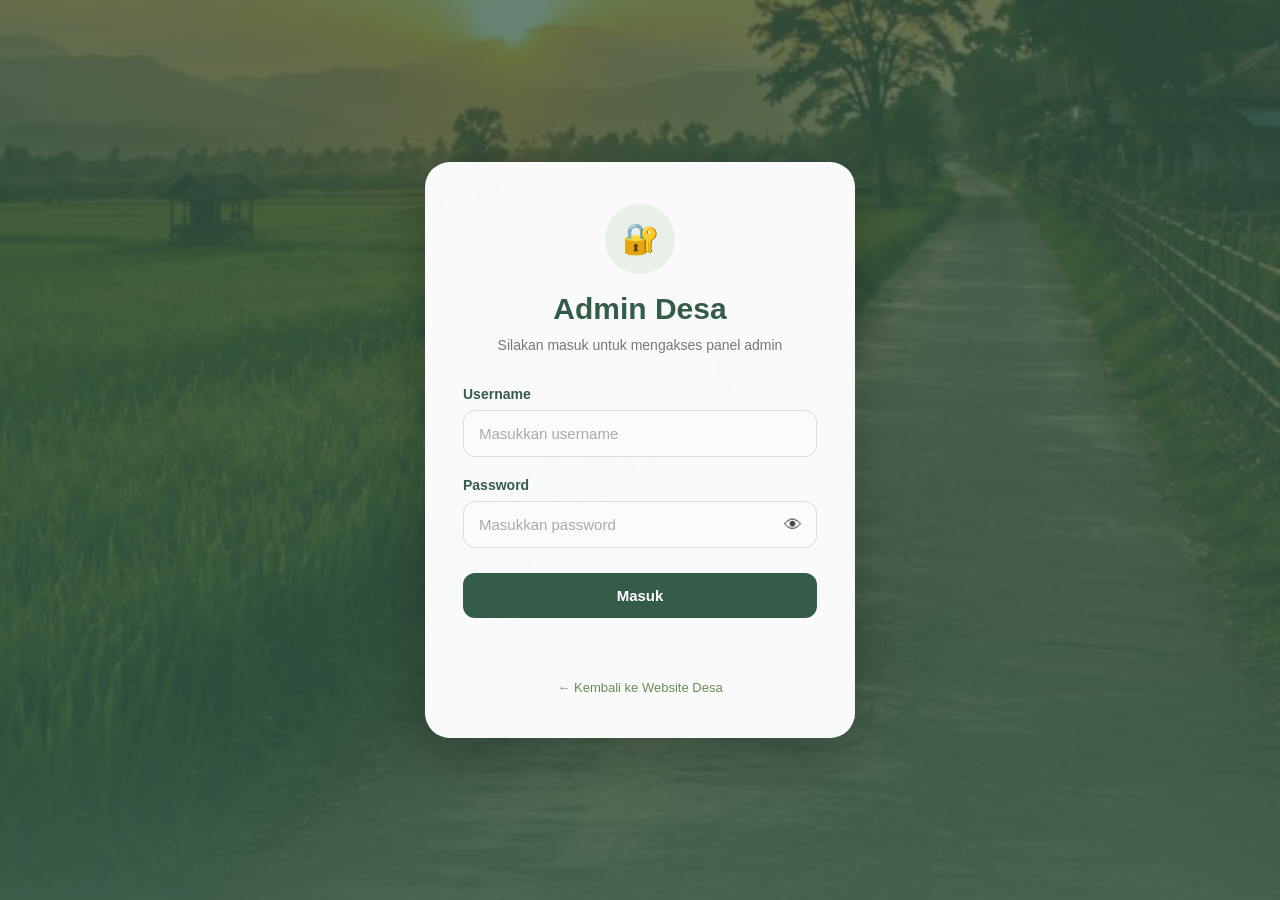
<file: admin.html>
<!DOCTYPE html>
<html lang="id">

<head>
    <meta charset="UTF-8">
    <meta name="viewport" content="width=device-width, initial-scale=1.0">

    <title>Login Admin - Website Desa</title>

    <link rel="icon" type="image/png" href="favicon.png">
    <link rel="stylesheet" href="admin.css">
</head>

<body>

    <main class="login-page">

        <div class="login-card">

            <div class="login-icon">
                🔐
            </div>

            <h1>Admin Desa</h1>

            <p class="login-subtitle">
                Silakan masuk untuk mengakses panel admin
            </p>

            <form id="loginForm">

                <div class="form-group">

                    <label for="username">
                        Username
                    </label>

                    <input
                        type="text"
                        id="username"
                        name="username"
                        placeholder="Masukkan username"
                        autocomplete="username"
                        required
                    >

                </div>


                <div class="form-group">

                    <label for="password">
                        Password
                    </label>

                    <div class="password-box">

                        <input
                            type="password"
                            id="password"
                            name="password"
                            placeholder="Masukkan password"
                            autocomplete="current-password"
                            required
                        >

                        <button
                            type="button"
                            class="show-password"
                            id="showPassword"
                            aria-label="Tampilkan password"
                        >
                            👁
                        </button>

                    </div>

                </div>


                <button
                    type="submit"
                    class="login-button"
                >
                    Masuk
                </button>


                <p
                    id="loginStatus"
                    class="login-status"
                ></p>

            </form>


            <a
                href="index.html"
                class="back-link"
            >
                ← Kembali ke Website Desa
            </a>

        </div>

    </main>


    <script>

// ==============================
// TAMPILKAN / SEMBUNYIKAN PASSWORD
// ==============================

const passwordInput = document.getElementById("password");
const showPassword = document.getElementById("showPassword");

showPassword.addEventListener("click", function () {

    if (passwordInput.type === "password") {

        passwordInput.type = "text";
        showPassword.textContent = "🙈";

    } else {

        passwordInput.type = "password";
        showPassword.textContent = "👁";

    }

});


// ==============================
// LOGIN ADMIN
// ==============================

const SCRIPT_URL = "https://script.google.com/macros/s/AKfycbw03pqlgLR-kJ0K2j-kciwQhJn6vDgWad0voFVHW7yNX9Fiwwah1rcnFhH3oQ2qlvfcyg/exec";

const loginForm = document.getElementById("loginForm");
const loginStatus = document.getElementById("loginStatus");


loginForm.addEventListener("submit", async function (event) {

    event.preventDefault();

    const username =
        document.getElementById("username").value.trim();

    const password =
        document.getElementById("password").value;


    loginStatus.textContent = "Memeriksa login...";
    loginStatus.className = "login-status loading";


    try {

        const response = await fetch(SCRIPT_URL, {

            method: "POST",

            body: new URLSearchParams({

                action: "login",
                username: username,
                password: password

            })

        });


        const result = await response.json();


        if (result.success) {

            loginStatus.textContent = "Login berhasil!";
            loginStatus.className = "login-status success";


            sessionStorage.setItem(
                "adminLoggedIn",
                "true"
            );


            setTimeout(function () {

                window.location.href = "dashboard.html";

            }, 800);


        } else {

            loginStatus.textContent =
                result.message ||
                "Username atau password salah.";

            loginStatus.className =
                "login-status error";

        }


    } catch (error) {

        console.error(error);

        loginStatus.textContent =
            "Terjadi kesalahan. Periksa koneksi atau URL Google Apps Script.";

        loginStatus.className =
            "login-status error";

    }

});

</script>

</body>

</html>
</file>
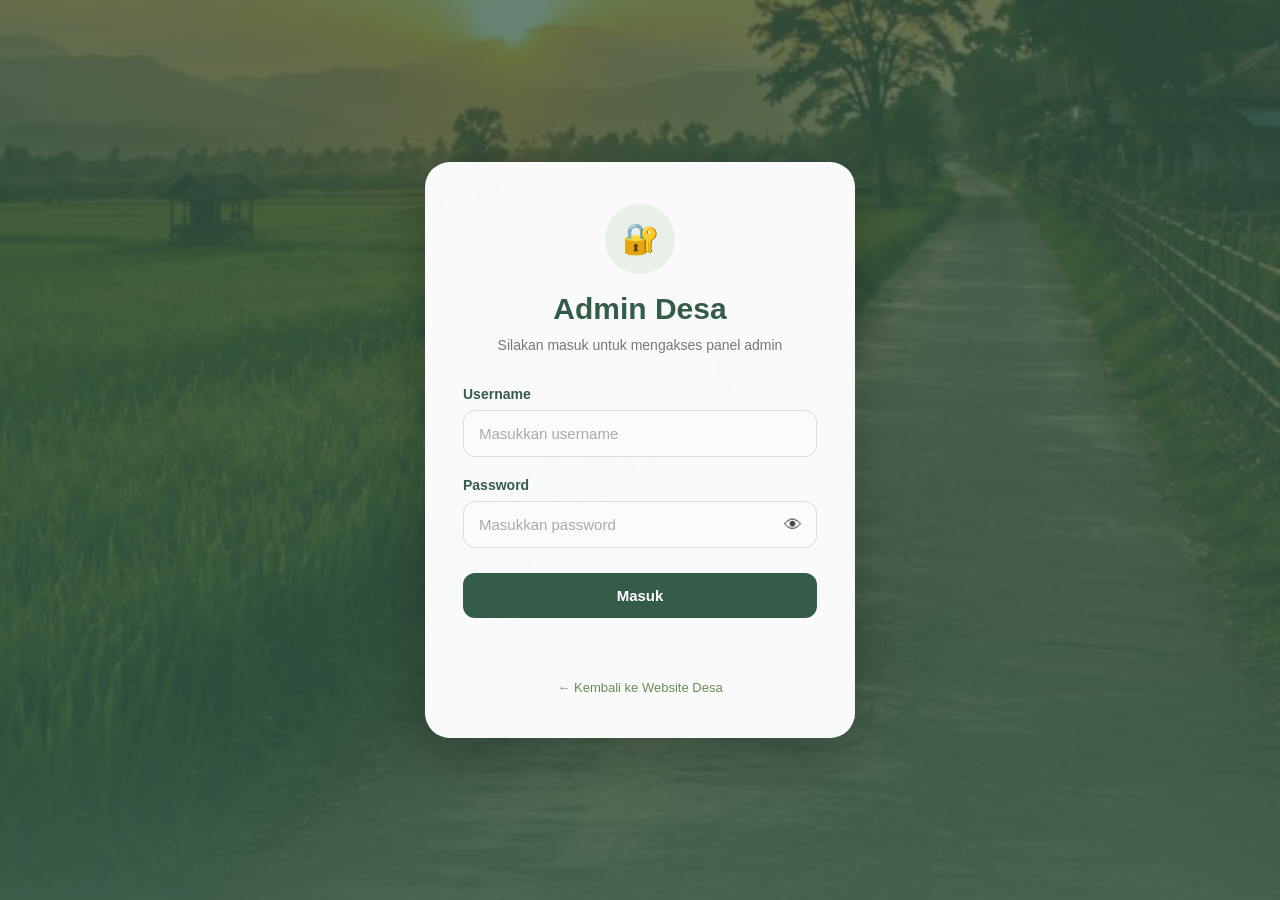
<file: dashboard.html>
<!DOCTYPE html>
<html lang="id">
<head>
    <meta charset="UTF-8">
    <meta name="viewport" content="width=device-width, initial-scale=1.0">

    <title>Dashboard Admin - Kritik & Saran</title>

    <link rel="stylesheet" href="dashboard.css">
</head>

<body>

    <!-- NAVBAR -->
    <nav class="admin-navbar">

        <div class="admin-logo">
            🌿 Desa Sepinggan Kecil
        </div>

        <div class="admin-nav-right">

            <span class="admin-name">
                👤 Admin
            </span>

            <button
                class="logout-button"
                onclick="logout()"
            >
                🚪 Logout
            </button>

        </div>

    </nav>


    <main class="dashboard">

        <!-- WELCOME -->
        <section class="welcome">

            <div class="welcome-label">
                ADMIN DASHBOARD
            </div>

            <h1>
                Selamat Datang, Admin 👋
            </h1>

            <p>
                Kelola kritik dan saran dari pengunjung
                website Desa Sepinggan Kecil.
            </p>

        </section>


        <!-- STATISTIK -->
        <section class="stats">

            <div class="stat-card">

                <div class="stat-icon">
                    💬
                </div>

                <div>
                    <p>Total Kritik & Saran</p>
                    <h2 id="totalData">0</h2>
                </div>

            </div>


            <div class="stat-card">

                <div class="stat-icon">
                    📩
                </div>

                <div>
                    <p>Belum Ditanggapi</p>
                    <h2 id="belumData">0</h2>
                </div>

            </div>


            <div class="stat-card">

                <div class="stat-icon">
                    ✅
                </div>

                <div>
                    <p>Sudah Ditanggapi</p>
                    <h2 id="sudahData">0</h2>
                </div>

            </div>

        </section>


        <!-- DATA -->
        <section class="data-section">

            <div class="section-title">

                <span>
                    DATA PENGUNJUNG
                </span>

                <div class="title-row">

                    <h2>
                        Kritik & Saran
                    </h2>

                    <button
                        class="refresh-button"
                        onclick="loadKritik()"
                    >
                        🔄 Refresh
                    </button>

                </div>

            </div>


            <div
                id="loading"
                class="loading"
            >
                🔄 Memuat data...
            </div>


            <div
                id="dataKritik"
                class="data-kritik"
            ></div>

        </section>

    </main>


    <footer>
        © 2026 Desa Sepinggan Kecil
    </footer>


    <script>

        const SCRIPT_URL =
            "https://script.google.com/macros/s/AKfycbxdCWnGt0Vtt6K4MQ3G_q5RhCI0Gqxk6K8A8Ez8gt3Cqy-0yMNk6AzlcTSQ5v8hjgJAKA/exec";


        // ==========================================
        // CEK LOGIN
        // ==========================================

        if (
            sessionStorage.getItem("adminLoggedIn") !== "true"
        ) {

            window.location.href = "admin.html";

        }


        // ==========================================
        // LOAD DATA
        // ==========================================

        function loadKritik() {

            document.getElementById(
                "loading"
            ).style.display = "block";


            document.getElementById(
                "dataKritik"
            ).innerHTML = "";


            const callbackName =
                "callbackDashboard" + Date.now();


            window[callbackName] = function(response) {

                document.getElementById(
                    "loading"
                ).style.display = "none";


                if (!response || !response.success) {

                    document.getElementById(
                        "dataKritik"
                    ).innerHTML = `

                        <div class="error-data">

                            <div class="error-icon">
                                ⚠️
                            </div>

                            <h3>
                                Gagal memuat data
                            </h3>

                            <p>
                                Periksa koneksi dan URL Google Apps Script.
                            </p>

                        </div>

                    `;

                    delete window[callbackName];

                    return;

                }


                tampilkanData(
                    response.data || []
                );


                delete window[callbackName];

            };


            const script =
                document.createElement("script");


            script.src =
                SCRIPT_URL +
                "?callback=" +
                encodeURIComponent(
                    callbackName
                );


            script.onerror = function() {

                document.getElementById(
                    "loading"
                ).style.display = "none";


                document.getElementById(
                    "dataKritik"
                ).innerHTML = `

                    <div class="error-data">

                        <div class="error-icon">
                            ⚠️
                        </div>

                        <h3>
                            Gagal terhubung
                        </h3>

                        <p>
                            Google Apps Script tidak dapat dihubungi.
                        </p>

                    </div>

                `;

                delete window[callbackName];

            };


            document.body.appendChild(script);

        }


        // ==========================================
        // TAMPILKAN DATA
        // ==========================================

        function tampilkanData(data) {

            const container =
                document.getElementById(
                    "dataKritik"
                );


            if (
                !data ||
                data.length === 0
            ) {

                document.getElementById(
                    "totalData"
                ).textContent = "0";


                document.getElementById(
                    "belumData"
                ).textContent = "0";


                document.getElementById(
                    "sudahData"
                ).textContent = "0";


                container.innerHTML = `

                    <div class="empty-data">

                        <div class="empty-icon">
                            📭
                        </div>

                        <h3>
                            Belum Ada Kritik & Saran
                        </h3>

                        <p>
                            Data dari pengunjung akan muncul di sini.
                        </p>

                    </div>

                `;

                return;

            }


            const rows = data;


            const total =
                rows.length;


            const sudah =
                rows.filter(
                    item =>
                        item.status ===
                        "Sudah Ditanggapi"
                ).length;


            const belum =
                total - sudah;


            document.getElementById(
                "totalData"
            ).textContent = total;


            document.getElementById(
                "belumData"
            ).textContent = belum;


            document.getElementById(
                "sudahData"
            ).textContent = sudah;


            container.innerHTML =
                rows.map(function(item) {

                    const sudahDitanggapi =
                        item.status ===
                        "Sudah Ditanggapi";


                    return `

                        <div class="kritik-card">

                            <div class="kritik-content">


                                <!-- HEADER CARD -->

                                <div class="kritik-header">

                                    <div>

                                        <h3>
                                            👤 ${
                                                escapeHTML(
                                                    item.nama
                                                )
                                            }
                                        </h3>


                                        <span>
                                            Kode:
                                            ${
                                                escapeHTML(
                                                    item.kode
                                                )
                                            }
                                        </span>

                                    </div>


                                    <span class="
                                        status-badge
                                        ${
                                            sudahDitanggapi
                                            ? "status-sudah"
                                            : "status-belum"
                                        }
                                    ">

                                        ${
                                            sudahDitanggapi
                                            ? "✓ Sudah Ditanggapi"
                                            : "⏳ Belum Ditanggapi"
                                        }

                                    </span>

                                </div>


                                <!-- INFORMASI -->

                                <div class="kritik-info">

                                    <p>
                                        <strong>
                                            📍 Asal:
                                        </strong>

                                        ${
                                            escapeHTML(
                                                item.asal
                                            )
                                        }
                                    </p>


                                    <p>
                                        <strong>
                                            🏷️ Kategori:
                                        </strong>

                                        ${
                                            escapeHTML(
                                                item.kategori
                                            )
                                        }
                                    </p>


                                    <p>
                                        <strong>
                                            📅 Tanggal:
                                        </strong>

                                        ${
                                            escapeHTML(
                                                item.tanggal
                                            )
                                        }
                                    </p>

                                </div>


                                <!-- SARAN -->

                                <div class="saran-box">

                                    <strong>
                                        💬 Kritik / Saran
                                    </strong>


                                    <p>
                                        ${
                                            escapeHTML(
                                                item.saran
                                            ) || "-"
                                        }
                                    </p>

                                </div>


                                <!-- TANGGAPAN -->

                                <div class="tanggapan-box">

                                    <strong>
                                        🛡️ Tanggapan Admin
                                    </strong>


                                    ${
                                        sudahDitanggapi

                                        ?

                                        `

                                        <div class="tanggapan-sudah">

                                            ${
                                                escapeHTML(
                                                    item.tanggapan
                                                )
                                            }

                                        </div>

                                        `

                                        :

                                        `

                                        <textarea
                                            id="tanggapan-${item.kode}"
                                            placeholder="Tulis tanggapan untuk pengunjung..."
                                        ></textarea>


                                        <button
                                            class="btn-tanggapan"
                                            onclick="kirimTanggapan('${item.kode}')"
                                        >
                                            💬 Simpan Tanggapan
                                        </button>

                                        `
                                    }

                                </div>


                            </div>


                            <!-- HAPUS -->

                            <div class="hapus-area">

                                <button
                                    class="btn-hapus"
                                    onclick="hapusKritik(${item.baris})"
                                >
                                    🗑️ Hapus Data
                                </button>

                            </div>

                        </div>

                    `;

                }).join("");

        }


        // ==========================================
        // KIRIM TANGGAPAN
        // ==========================================

        function kirimTanggapan(kode) {

            const textarea =
                document.getElementById(
                    "tanggapan-" + kode
                );


            if (!textarea) {

                alert(
                    "❌ Kotak tanggapan tidak ditemukan."
                );

                return;

            }


            const tanggapan =
                textarea.value.trim();


            if (!tanggapan) {

                alert(
                    "⚠️ Tanggapan belum diisi."
                );

                return;

            }


            const callbackName =
                "callbackTanggapan" +
                Date.now();


            window[callbackName] =
                function(response) {

                    if (
                        response &&
                        response.success
                    ) {

                        alert(
                            "✅ Tanggapan berhasil disimpan."
                        );


                        loadKritik();

                    } else {

                        alert(
                            "❌ Gagal menyimpan tanggapan: " +
                            (
                                response &&
                                response.message
                            ?
                                response.message
                            :
                                "Terjadi kesalahan."
                            )
                        );

                    }


                    delete window[
                        callbackName
                    ];

                };


            const script =
                document.createElement(
                    "script"
                );


            script.src =
                SCRIPT_URL +
                "?action=tanggapan" +
                "&kode=" +
                encodeURIComponent(
                    kode
                ) +
                "&tanggapan=" +
                encodeURIComponent(
                    tanggapan
                ) +
                "&callback=" +
                encodeURIComponent(
                    callbackName
                );


            script.onerror = function() {

                alert(
                    "❌ Gagal menghubungi Google Apps Script."
                );


                delete window[
                    callbackName
                ];

            };


            document.body.appendChild(
                script
            );

        }


        // ==========================================
        // HAPUS DATA
        // ==========================================

        function hapusKritik(baris) {

            const yakin =
                confirm(
                    "⚠️ Apakah kamu yakin ingin menghapus data ini?"
                );


            if (!yakin) return;


            const callbackName =
                "callbackHapus" +
                Date.now();


            window[callbackName] =
                function(response) {

                    if (
                        response &&
                        response.success
                    ) {

                        alert(
                            "🗑️ Data berhasil dihapus."
                        );


                        loadKritik();

                    } else {

                        alert(
                            "❌ Gagal menghapus data: " +
                            (
                                response &&
                                response.message
                            ?
                                response.message
                            :
                                "Terjadi kesalahan."
                            )
                        );

                    }


                    delete window[
                        callbackName
                    ];

                };


            const script =
                document.createElement(
                    "script"
                );


            script.src =
                SCRIPT_URL +
                "?action=hapus" +
                "&baris=" +
                encodeURIComponent(
                    baris
                ) +
                "&callback=" +
                encodeURIComponent(
                    callbackName
                );


            script.onerror = function() {

                alert(
                    "❌ Gagal menghubungi Google Apps Script."
                );


                delete window[
                    callbackName
                ];

            };


            document.body.appendChild(
                script
            );

        }


        // ==========================================
        // ESCAPE HTML
        // ==========================================

        function escapeHTML(text) {

            if (
                text === null ||
                text === undefined
            ) {

                return "";

            }


            return String(text)

                .replace(
                    /&/g,
                    "&amp;"
                )

                .replace(
                    /</g,
                    "&lt;"
                )

                .replace(
                    />/g,
                    "&gt;"
                )

                .replace(
                    /"/g,
                    "&quot;"
                )

                .replace(
                    /'/g,
                    "&#039;"
                );

        }


        // ==========================================
        // LOGOUT
        // ==========================================

        function logout() {

            sessionStorage.removeItem(
                "adminLoggedIn"
            );


            window.location.href =
                "admin.html";

        }


        // ==========================================
        // JALANKAN
        // ==========================================

        loadKritik();

    </script>

</body>
</html>
</file>
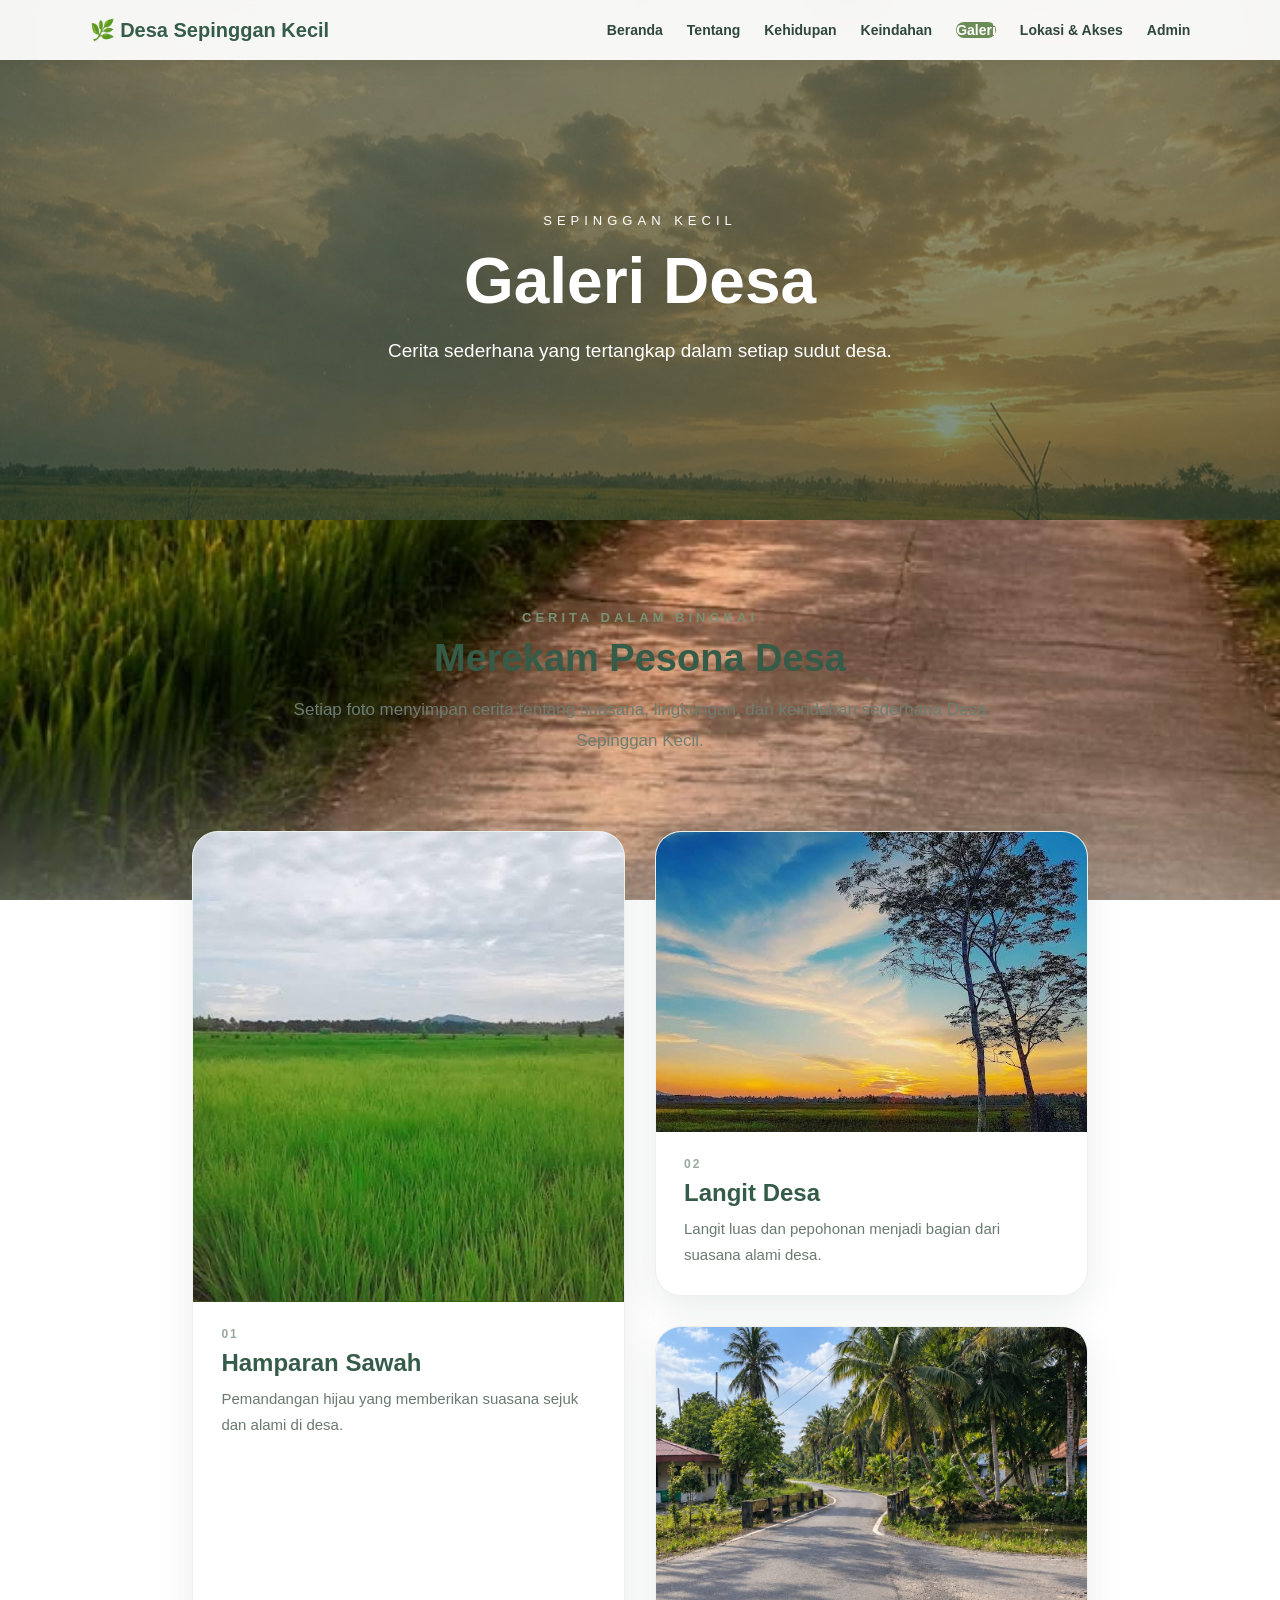
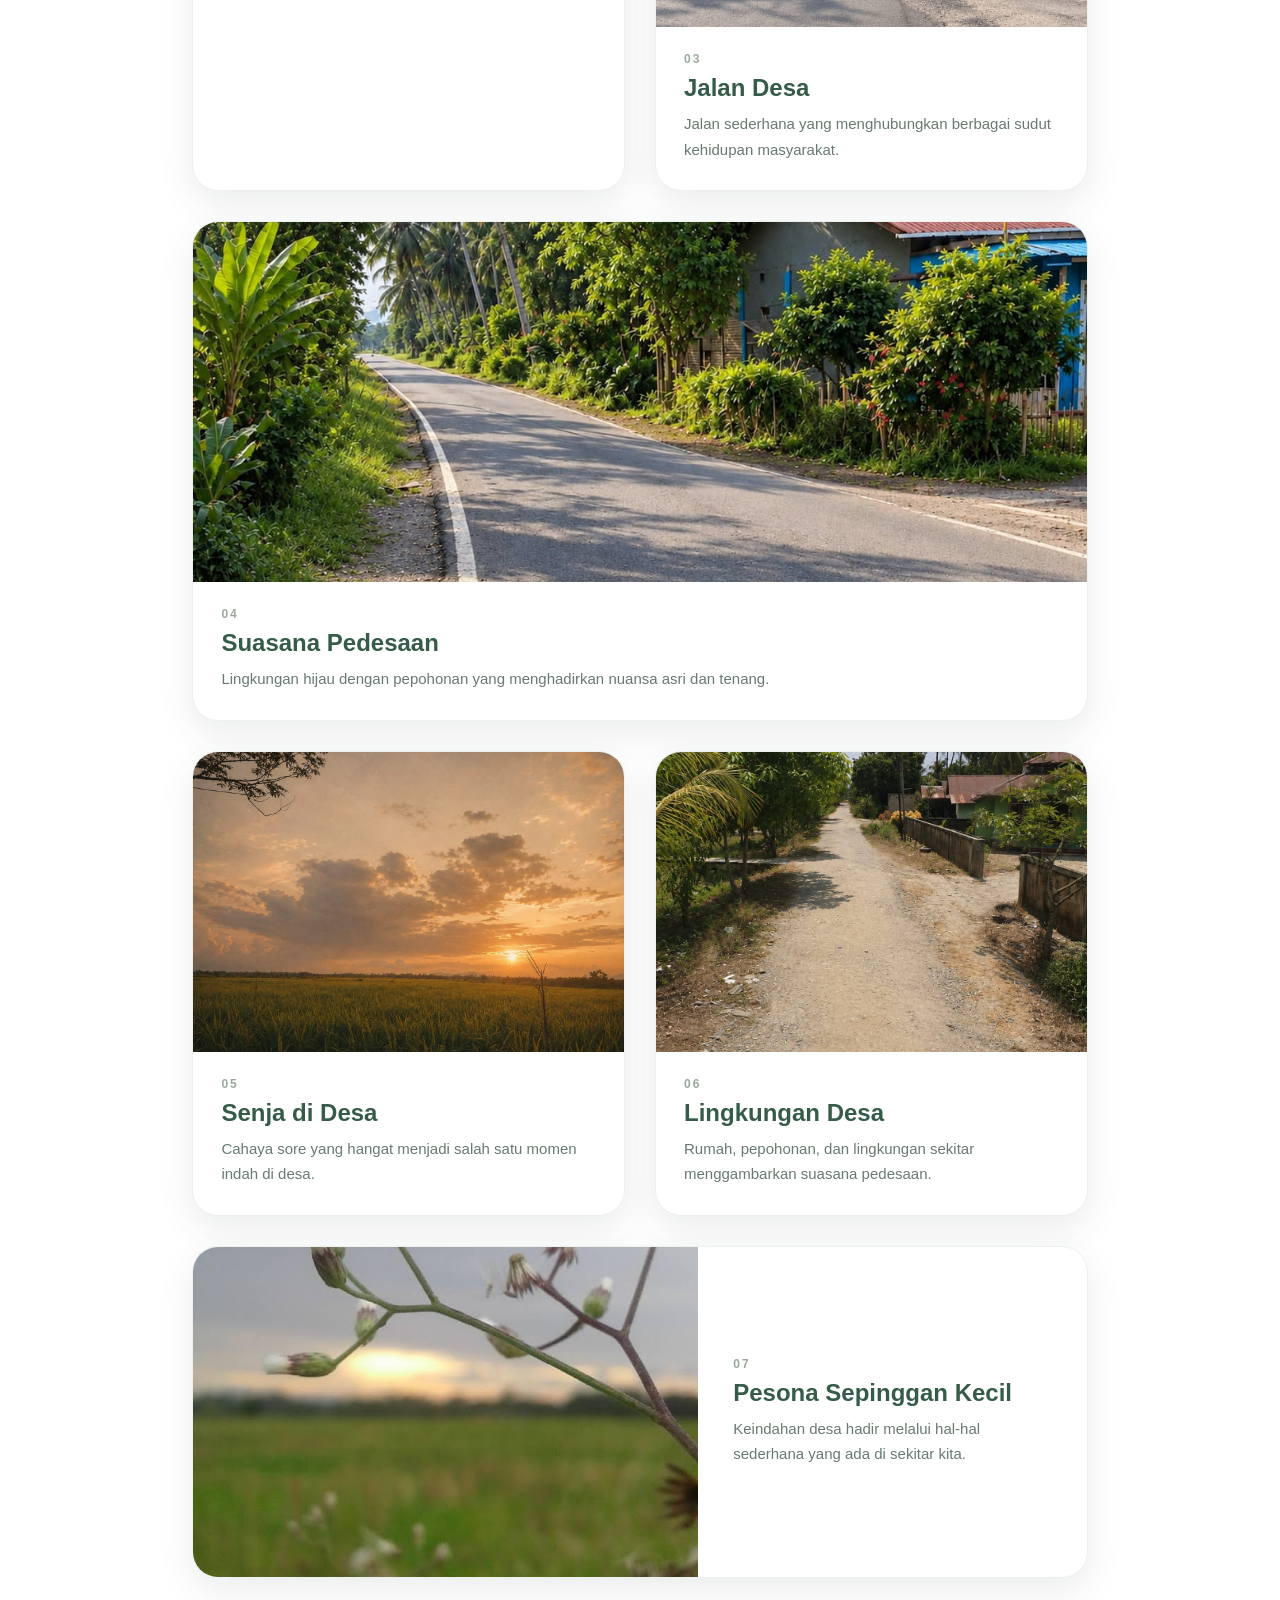
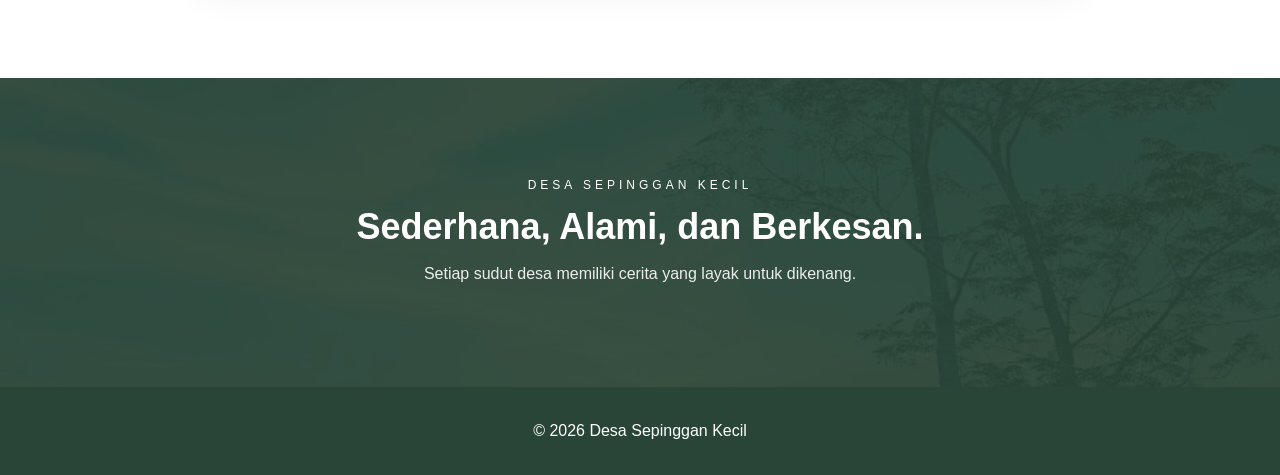
<file: galeri.html>
<!DOCTYPE html>
<html lang="id">

<head>
    <meta charset="UTF-8">
    <meta name="viewport" content="width=device-width, initial-scale=1.0">

    <title>Galeri Desa</title>
    
    <link rel="icon" type="image/png" href="favicon.png">
    <link rel="stylesheet" href="style.css">
</head>

<body>

<!-- =========================
     NAVBAR
========================= -->

<nav>

    <div class="logo">
    🌿 <span>Desa Sepinggan Kecil</span>
</div>

    <ul>
        <li><a href="index.html">Beranda</a></li>
        <li><a href="tentang.html">Tentang</a></li>
        <li><a href="kehidupan.html">Kehidupan</a></li>
        <li><a href="keindahan.html">Keindahan</a></li>
        <li><a href="galeri.html" class="active">Galeri</a></li>
        <li><a href="lokasi.html">Lokasi & Akses</a></li>
        <li><a href="admin.html" class="admin-link">Admin</a></li>
    </ul>

</nav>


<!-- =========================
     HERO GALERI
========================= -->

<section class="gallery-hero">

    <div class="gallery-hero-content">

        <p>SEPINGGAN KECIL</p>

        <h1>
            Galeri Desa
        </h1>

        <span>
            Cerita sederhana yang tertangkap
            dalam setiap sudut desa.
        </span>

    </div>

</section>


<!-- =========================
     PEMBUKA GALERI
========================= -->

<section class="gallery-intro">

    <p class="gallery-label">
        CERITA DALAM BINGKAI
    </p>

    <h2>
        Merekam Pesona Desa
    </h2>

    <p>
        Setiap foto menyimpan cerita tentang suasana,
        lingkungan, dan keindahan sederhana
        Desa Sepinggan Kecil.
    </p>

</section>


<!-- =========================
     GALERI FOTO
========================= -->

<section class="village-gallery">

    <!-- FOTO 1 -->

    <div class="gallery-card gallery-large">

        <div class="gallery-image">
            <img src="foto1.jpg" alt="Hamparan sawah Desa Sepinggan Kecil">
        </div>

        <div class="gallery-info">

            <span>01</span>

            <h3>
                Hamparan Sawah
            </h3>

            <p>
                Pemandangan hijau yang memberikan
                suasana sejuk dan alami di desa.
            </p>

        </div>

    </div>


    <!-- FOTO 2 -->

    <div class="gallery-card">

        <div class="gallery-image">
            <img src="foto2.jpg" alt="Langit Desa Sepinggan Kecil">
        </div>

        <div class="gallery-info">

            <span>02</span>

            <h3>
                Langit Desa
            </h3>

            <p>
                Langit luas dan pepohonan menjadi
                bagian dari suasana alami desa.
            </p>

        </div>

    </div>


    <!-- FOTO 3 -->

    <div class="gallery-card">

        <div class="gallery-image">
            <img src="foto3.jpg" alt="Jalan Desa Sepinggan Kecil">
        </div>

        <div class="gallery-info">

            <span>03</span>

            <h3>
                Jalan Desa
            </h3>

            <p>
                Jalan sederhana yang menghubungkan
                berbagai sudut kehidupan masyarakat.
            </p>

        </div>

    </div>


    <!-- FOTO 4 -->

    <div class="gallery-card gallery-wide">

        <div class="gallery-image">
            <img src="foto4.jpg" alt="Suasana pedesaan">
        </div>

        <div class="gallery-info">

            <span>04</span>

            <h3>
                Suasana Pedesaan
            </h3>

            <p>
                Lingkungan hijau dengan pepohonan
                yang menghadirkan nuansa asri dan tenang.
            </p>

        </div>

    </div>


    <!-- FOTO 5 -->

    <div class="gallery-card">

        <div class="gallery-image">
            <img src="foto5.jpg" alt="Senja di Desa Sepinggan Kecil">
        </div>

        <div class="gallery-info">

            <span>05</span>

            <h3>
                Senja di Desa
            </h3>

            <p>
                Cahaya sore yang hangat menjadi
                salah satu momen indah di desa.
            </p>

        </div>

    </div>


    <!-- FOTO 6 -->

    <div class="gallery-card">

        <div class="gallery-image">
            <img src="foto6.jpg" alt="Lingkungan Desa Sepinggan Kecil">
        </div>

        <div class="gallery-info">

            <span>06</span>

            <h3>
                Lingkungan Desa
            </h3>

            <p>
                Rumah, pepohonan, dan lingkungan sekitar
                menggambarkan suasana pedesaan.
            </p>

        </div>

    </div>


    <!-- FOTO 7 -->

    <div class="gallery-card gallery-final">

        <div class="gallery-image">
            <img src="foto7.jpg" alt="Pesona Desa Sepinggan Kecil">
        </div>

        <div class="gallery-info">

            <span>07</span>

            <h3>
                Pesona Sepinggan Kecil
            </h3>

            <p>
                Keindahan desa hadir melalui hal-hal
                sederhana yang ada di sekitar kita.
            </p>

        </div>

    </div>

</section>


<!-- =========================
     PENUTUP
========================= -->

<section class="gallery-ending">

    <div>

        <p>
            DESA SEPINGGAN KECIL
        </p>

        <h2>
            Sederhana, Alami, dan Berkesan.
        </h2>

        <span>
            Setiap sudut desa memiliki cerita
            yang layak untuk dikenang.
        </span>

    </div>

</section>


<!-- =========================
     FOOTER
========================= -->

<footer>

    <p>
        © 2026 Desa Sepinggan Kecil
    </p>

</footer>


</body>
            </html>
</file>
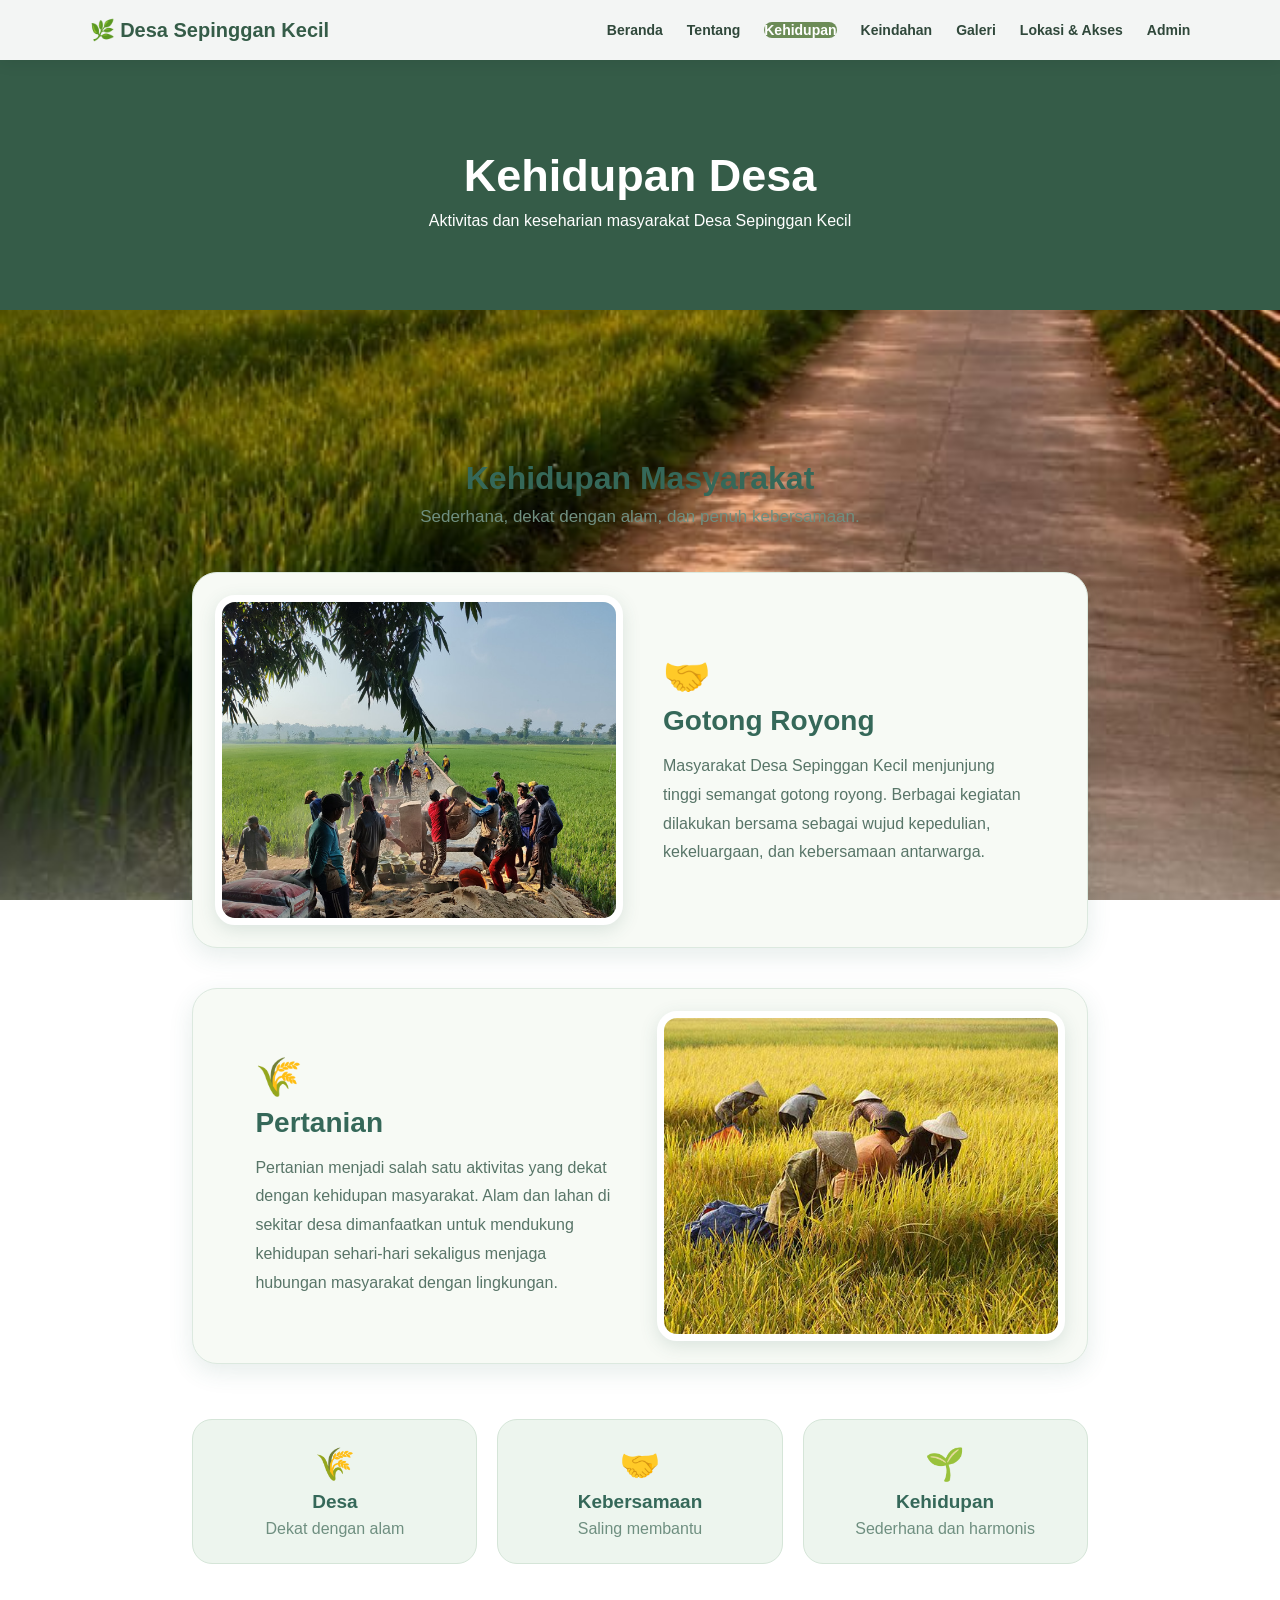
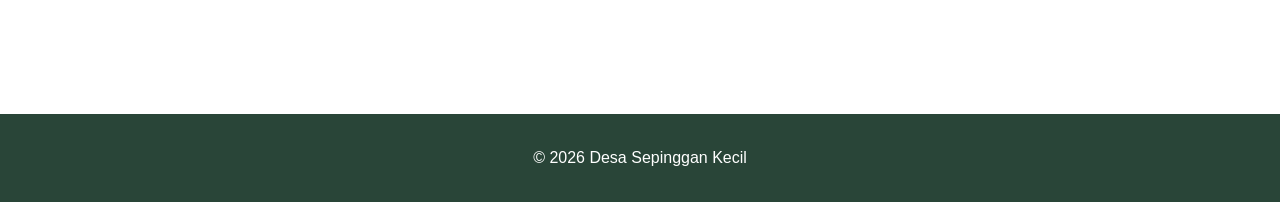
<file: kehidupan.html>
<!DOCTYPE html><html lang="id"><head>
    <meta charset="UTF-8">
    <meta name="viewport" content="width=device-width, initial-scale=1.0">
    
    <title>Kehidupan Desa</title>
    
<link rel="icon" type="image/png" href="favicon.png">
<link rel="stylesheet" href="style.css">

</head><body><nav><div class="logo">
    🌿 <span>Desa Sepinggan Kecil</span>
</div>

<ul>
    <li><a href="index.html">Beranda</a></li>
    <li><a href="tentang.html">Tentang</a></li>
    <li><a class="active" href="kehidupan.html">Kehidupan</a></li>
    <li><a href="keindahan.html">Keindahan</a></li>
    <li><a href="galeri.html">Galeri</a></li>
    <li><a href="lokasi.html">Lokasi & Akses</a></li>
    <li><a href="admin.html" class="admin-link">Admin</a></li>
</ul>

</nav><div class="page-header">
    <h1>Kehidupan Desa</h1>
    <p>Aktivitas dan keseharian masyarakat Desa Sepinggan Kecil</p>
</div><section class="kehidupan"><div class="title">
    <h2>Kehidupan Masyarakat</h2>

    <p>
        Sederhana, dekat dengan alam, dan penuh kebersamaan.
    </p>
</div>


<!-- KARTU GOTONG ROYONG -->

<div class="life-card">

    <div class="life-image">
        <img src="gotong-royong.jpg"
             alt="Kegiatan gotong royong masyarakat">
    </div>

    <div class="life-text">

        <div class="life-icon">
            🤝
        </div>

        <h3>Gotong Royong</h3>

        <p>
            Masyarakat Desa Sepinggan Kecil menjunjung tinggi
            semangat gotong royong. Berbagai kegiatan dilakukan
            bersama sebagai wujud kepedulian, kekeluargaan,
            dan kebersamaan antarwarga.
        </p>

    </div>

</div>


<!-- KARTU PERTANIAN -->

<div class="life-card reverse">

    <div class="life-image">
        <img src="pertanian.jpg"
             alt="Aktivitas pertanian masyarakat">
    </div>

    <div class="life-text">

        <div class="life-icon">
            🌾
        </div>

        <h3>Pertanian</h3>

        <p>
            Pertanian menjadi salah satu aktivitas yang dekat
            dengan kehidupan masyarakat. Alam dan lahan di sekitar
            desa dimanfaatkan untuk mendukung kehidupan sehari-hari
            sekaligus menjaga hubungan masyarakat dengan lingkungan.
        </p>

    </div>

</div>


<!-- RINGKASAN -->

<div class="life-summary">

    <div>
        <span>🌾</span>
        <strong>Desa</strong>
        <p>Dekat dengan alam</p>
    </div>

    <div>
        <span>🤝</span>
        <strong>Kebersamaan</strong>
        <p>Saling membantu</p>
    </div>

    <div>
        <span>🌱</span>
        <strong>Kehidupan</strong>
        <p>Sederhana dan harmonis</p>
    </div>

</div>

</section><footer>
    <p>© 2026 Desa Sepinggan Kecil</p>
</footer></body>
    </html>
</file>
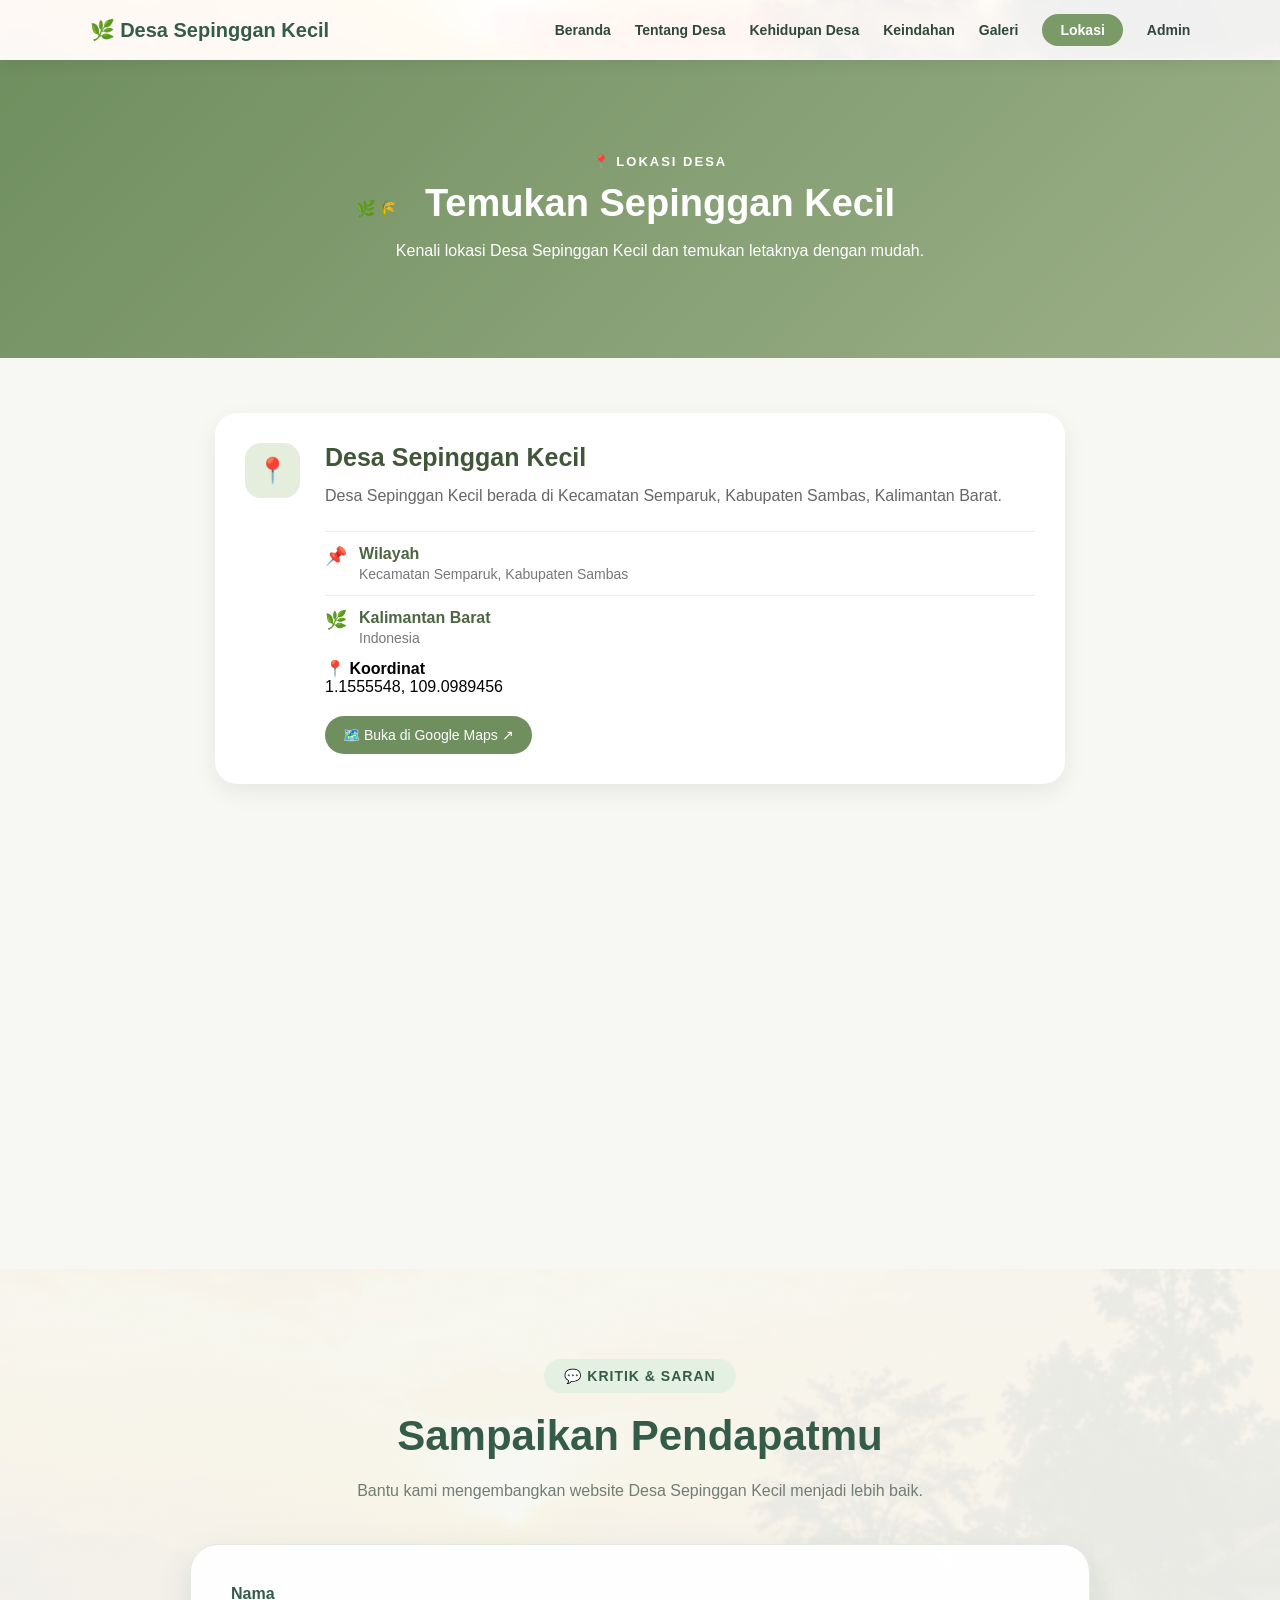
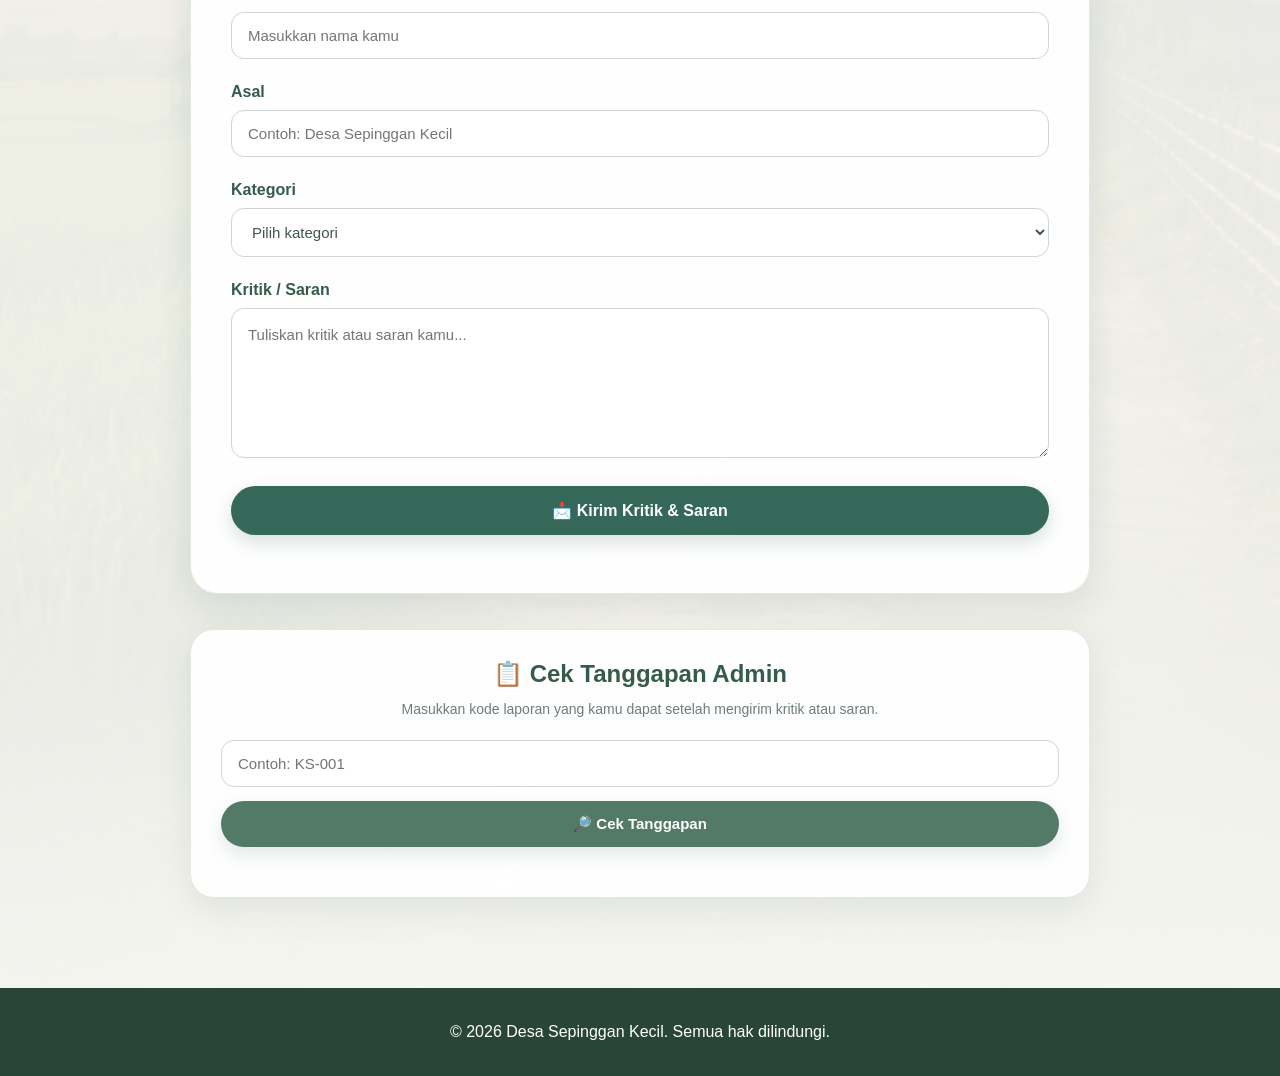
<file: lokasi.html>
<!DOCTYPE html>
<html lang="id">

<head>
    <meta charset="UTF-8">
    <meta name="viewport" content="width=device-width, initial-scale=1.0">

    <title>Lokasi - Desa Sepinggan Kecil</title>

    <link rel="icon" type="image/png" href="favicon.png">
    <link rel="stylesheet" href="style.css?v=2">

    <style>
        .kritik-section {
            width: 100%;
            padding: 90px 6%;
            background:
                linear-gradient(
                    rgba(247, 248, 243, 0.94),
                    rgba(247, 248, 243, 0.94)
                ),
                url("background-sawah.jpg") center/cover no-repeat;
        }

        .kritik-container {
            width: 100%;
            max-width: 900px;
            margin: 0 auto;
        }

        .kritik-header {
            text-align: center;
            margin-bottom: 40px;
        }

        .kritik-header span {
            display: inline-block;
            padding: 9px 20px;
            background: #e4f0e2;
            color: #355c48;
            border-radius: 30px;
            font-size: 14px;
            font-weight: bold;
            letter-spacing: 1px;
            margin-bottom: 18px;
        }

        .kritik-header h2 {
            color: #355c48;
            font-size: 42px;
            line-height: 1.2;
            margin-bottom: 15px;
        }

        .kritik-header p {
            color: #6f7d75;
            font-size: 16px;
            line-height: 1.7;
            max-width: 650px;
            margin: 0 auto;
        }

        #kritikForm {
            width: 100%;
            background: rgba(255, 255, 255, 0.96);
            padding: 40px;
            border-radius: 28px;
            box-shadow: 0 12px 35px rgba(53, 92, 72, 0.12);
            border: 1px solid #e2e9e1;
            box-sizing: border-box;
        }

        .form-group {
            width: 100%;
            margin-bottom: 24px;
        }

        .form-group label {
            display: block;
            color: #355c48;
            font-size: 16px;
            font-weight: bold;
            margin-bottom: 9px;
        }

        .form-group input,
        .form-group select,
        .form-group textarea {
            width: 100%;
            padding: 14px 16px;
            border: 1px solid #ccd8d0;
            border-radius: 13px;
            background: #fff;
            color: #40574b;
            font-family: Arial, sans-serif;
            font-size: 15px;
            outline: none;
            box-sizing: border-box;
        }

        .form-group textarea {
            min-height: 150px;
            resize: vertical;
            line-height: 1.6;
        }

        .btn-kritik {
            width: 100%;
            border: none;
            padding: 15px 20px;
            background: #356859;
            color: #fff;
            border-radius: 30px;
            font-size: 16px;
            font-weight: bold;
            cursor: pointer;
            box-shadow: 0 7px 18px rgba(53, 104, 89, 0.2);
        }

        .btn-kritik:disabled {
            opacity: 0.7;
            cursor: wait;
        }

        #statusKritik {
            text-align: center;
            margin-top: 18px;
            font-size: 14px;
            color: #52705f;
        }

        .cek-tanggapan {
            width: 100%;
            margin-top: 35px;
            background: rgba(255, 255, 255, 0.96);
            padding: 30px;
            border-radius: 24px;
            box-shadow: 0 12px 35px rgba(53, 92, 72, 0.1);
            border: 1px solid #e2e9e1;
            box-sizing: border-box;
        }

        .cek-tanggapan h3 {
            margin: 0 0 10px;
            color: #355c48;
            font-size: 24px;
            text-align: center;
        }

        .cek-tanggapan p {
            text-align: center;
            color: #6f7d75;
            font-size: 14px;
            line-height: 1.6;
            margin-bottom: 20px;
        }

        .cek-input {
            width: 100%;
            padding: 14px 16px;
            border: 1px solid #ccd8d0;
            border-radius: 13px;
            background: #fff;
            color: #40574b;
            font-family: Arial, sans-serif;
            font-size: 15px;
            outline: none;
            box-sizing: border-box;
            margin-bottom: 14px;
        }

        .btn-cek {
            width: 100%;
            border: none;
            padding: 14px 20px;
            background: #527a67;
            color: #fff;
            border-radius: 30px;
            font-size: 15px;
            font-weight: bold;
            cursor: pointer;
            box-shadow: 0 7px 18px rgba(53, 104, 89, 0.15);
        }

        .btn-cek:disabled {
            opacity: 0.7;
            cursor: wait;
        }

        #hasilTanggapan {
            margin-top: 20px;
            color: #40574b;
            font-size: 14px;
            line-height: 1.6;
        }

        @media (max-width: 768px) {

            .kritik-section {
                padding: 60px 15px;
            }

            .kritik-container {
                width: 100%;
            }

            .kritik-header {
                margin-bottom: 28px;
            }

            .kritik-header span {
                font-size: 11px;
                padding: 7px 14px;
                margin-bottom: 12px;
            }

            .kritik-header h2 {
                font-size: 28px;
                line-height: 1.25;
                margin-bottom: 12px;
            }

            .kritik-header p {
                font-size: 13px;
                line-height: 1.6;
            }

            #kritikForm {
                padding: 25px 18px;
                border-radius: 20px;
            }

            .form-group {
                margin-bottom: 18px;
            }

            .form-group label {
                font-size: 14px;
                margin-bottom: 7px;
            }

            .form-group input,
            .form-group select,
            .form-group textarea {
                width: 100%;
                padding: 12px 13px;
                font-size: 14px;
                border-radius: 11px;
            }

            .form-group textarea {
                min-height: 125px;
            }

            .btn-kritik {
                padding: 13px 15px;
                font-size: 14px;
            }

            #statusKritik {
                font-size: 13px;
                line-height: 1.5;
            }

            .cek-tanggapan {
                padding: 22px 18px;
                border-radius: 20px;
            }

            .cek-tanggapan h3 {
                font-size: 21px;
            }

            .cek-tanggapan p {
                font-size: 13px;
            }

            .cek-input {
                padding: 12px 13px;
                font-size: 14px;
            }

            .btn-cek {
                padding: 13px 15px;
                font-size: 14px;
            }
        }
        /* Membuat peta sejajar dengan kotak informasi */
.lokasi-map {
    width: 100%;
    max-width: 850px;
    margin: 30px auto 0 !important;
    box-sizing: border-box;
}

.lokasi-map iframe {
    display: block;
    width: 100%;
    height: 400px;
    border: 0;
}
    </style>
</head>

<body>

    <!-- TEST LOKASI -->
    <h1 style="color: red !important; font-size: 50px !important; text-align: center;">
        TES LOKASI
    </h1>

    <!-- NAVBAR -->
    <nav class="navbar">

        <div class="logo">
            🌿 <span>Desa Sepinggan Kecil</span>
        </div>

        <ul class="nav-links">

            <li>
                <a href="index.html">Beranda</a>
            </li>

            <li>
                <a href="tentang.html">Tentang Desa</a>
            </li>

            <li>
                <a href="kehidupan.html">Kehidupan Desa</a>
            </li>

            <li>
                <a href="keindahan.html">Keindahan</a>
            </li>

            <li>
                <a href="galeri.html">Galeri</a>
            </li>

            <li>
                <a href="lokasi.html" class="active">Lokasi</a>
            </li>

            <li>
                <a href="admin.html" class="admin-link">Admin</a>
            </li>

        </ul>

    </nav>


    <!-- HERO LOKASI -->
    <section class="lokasi-hero">

        <div class="lokasi-decoration dekorasi-kiri">
            🌿
        </div>

        <div class="lokasi-decoration dekorasi-kanan">
            🌾
        </div>

        <div class="lokasi-hero-content">

            <span>
                📍 LOKASI DESA
            </span>

            <h1>
                Temukan Sepinggan Kecil
            </h1>

            <p>
                Kenali lokasi Desa Sepinggan Kecil dan temukan letaknya dengan mudah.
            </p>

        </div>

    </section>


    <!-- INFORMASI LOKASI -->
    <section class="lokasi-section">

        <div class="lokasi-card">

            <div class="lokasi-icon">
                📍
            </div>

            <div class="lokasi-info">

                <h2>
                    Desa Sepinggan Kecil
                </h2>

                <p class="lokasi-description">
                    Desa Sepinggan Kecil berada di Kecamatan Semparuk,
                    Kabupaten Sambas, Kalimantan Barat.
                </p>

                <div class="lokasi-detail">

                    <span>
                        📌
                    </span>

                    <div>

                        <strong>
                            Wilayah
                        </strong>

                        <p>
                            Kecamatan Semparuk, Kabupaten Sambas
                        </p>

                    </div>

                </div>

                <div class="lokasi-detail">

                    <span>
                        🌿
                    </span>

                    <div>

                        <strong>
                            Kalimantan Barat
                        </strong>

                        <p>
                            Indonesia
                        </p>

                    </div>

                </div>

                <div class="lokasi-koordinat">

                    <strong>
                        📍 Koordinat
                    </strong>

                    <p>
                        1.1555548, 109.0989456
                    </p>

                </div>

                <a
                    href="https://maps.app.goo.gl/rBFP2U5MNXbjNjPLA?g_st=aw"
                    target="_blank"
                    class="btn-lokasi"
                >
                    🗺️ Buka di Google Maps ↗
                </a>

            </div>

        </div>


        <div class="lokasi-map" style="
    width: 850px !important;
    max-width: calc(100% - 30px) !important;
    margin: 30px auto 0 !important;
    box-sizing: border-box !important;
">

    <iframe
        src="https://www.google.com/maps?q=1.1555548,109.0989456&z=16&output=embed"
        loading="lazy"
        allowfullscreen
        style="
            display: block !important;
            width: 100% !important;
            height: 400px !important;
            border: 0 !important;
            box-sizing: border-box !important;
        "
    ></iframe>

</div>

    </section>


    <!-- KRITIK DAN SARAN -->
    <section class="kritik-section">

        <div class="kritik-container">

            <div class="kritik-header">

                <span>
                    💬 KRITIK &amp; SARAN
                </span>

                <h2>
                    Sampaikan Pendapatmu
                </h2>

                <p>
                    Bantu kami mengembangkan website Desa Sepinggan Kecil
                    menjadi lebih baik.
                </p>

            </div>


            <!--
                PENTING:
                Form dibuat tanpa submit.
                Tombol di bawah menggunakan type="button".
                Jadi halaman tidak reload dan tidak kembali ke atas.
            -->
            <form
                id="kritikForm"
                onsubmit="return false;"
            >

                <div class="form-group">

                    <label for="nama">
                        Nama
                    </label>

                    <input
                        type="text"
                        id="nama"
                        name="nama"
                        placeholder="Masukkan nama kamu"
                        required
                    >

                </div>


                <div class="form-group">

                    <label for="asal">
                        Asal
                    </label>

                    <input
                        type="text"
                        id="asal"
                        name="asal"
                        placeholder="Contoh: Desa Sepinggan Kecil"
                        required
                    >

                </div>


                <div class="form-group">

                    <label for="kategori">
                        Kategori
                    </label>

                    <select
                        id="kategori"
                        name="kategori"
                        required
                    >

                        <option value="">
                            Pilih kategori
                        </option>

                        <option value="Tampilan Website">
                            Tampilan Website
                        </option>

                        <option value="Informasi">
                            Informasi
                        </option>

                        <option value="Fitur">
                            Fitur
                        </option>

                        <option value="Konten">
                            Konten
                        </option>

                        <option value="Saran Umum">
                            Saran Umum
                        </option>

                        <option value="Lainnya">
                            Lainnya
                        </option>

                    </select>

                </div>


                <div class="form-group">

                    <label for="saran">
                        Kritik / Saran
                    </label>

                    <textarea
                        id="saran"
                        name="saran"
                        rows="5"
                        placeholder="Tuliskan kritik atau saran kamu..."
                        required
                    ></textarea>

                </div>


                <!--
                    TYPE BUTTON:
                    Tidak melakukan submit form.
                -->
                <button
                    type="button"
                    class="btn-kritik"
                    id="btnKirimKritik"
                    onclick="kirimKritik()"
                >
                    📩 Kirim Kritik &amp; Saran
                </button>


                <p id="statusKritik"></p>

            </form>


            <!-- CEK TANGGAPAN -->
            <div class="cek-tanggapan">

                <h3>
                    📋 Cek Tanggapan Admin
                </h3>

                <p>
                    Masukkan kode laporan yang kamu dapat setelah
                    mengirim kritik atau saran.
                </p>

                <input
                    type="text"
                    id="kodeCek"
                    class="cek-input"
                    placeholder="Contoh: KS-001"
                >

                <button
                    type="button"
                    class="btn-cek"
                    id="btnCekTanggapan"
                    onclick="cekTanggapanAdmin()"
                >
                    🔎 Cek Tanggapan
                </button>

                <div id="hasilTanggapan"></div>

            </div>

        </div>

    </section>


    <!-- FOOTER -->
    <footer class="footer">

        <p>
            © 2026 Desa Sepinggan Kecil. Semua hak dilindungi.
        </p>

    </footer>


    <!-- JAVASCRIPT -->
    <script>

     const SCRIPT_URL = "https://script.google.com/macros/s/AKfycbxdCWnGt0Vtt6K4MQ3G_q5RhCI0Gqxk6K8A8Ez8gt3Cqy-0yMNk6AzlcTSQ5v8hjgJAKA/exec";
        // ==========================================
        // KIRIM KRITIK & SARAN
        // ==========================================

        function kirimKritik() {

            const form =
                document.getElementById("kritikForm");

            const status =
                document.getElementById("statusKritik");

            const tombol =
                document.getElementById("btnKirimKritik");


            const nama =
                document.getElementById("nama").value.trim();

            const asal =
                document.getElementById("asal").value.trim();

            const kategori =
                document.getElementById("kategori").value;

            const saran =
                document.getElementById("saran").value.trim();


            // VALIDASI
            if (!nama || !asal || !kategori || !saran) {

                status.textContent =
                    "⚠️ Mohon lengkapi semua data.";

                return;
            }


            // STATUS MENGIRIM
            status.textContent =
                "⏳ Mengirim kritik & saran...";


            tombol.disabled = true;


            const callbackName =
                "kritikCallback_" + Date.now();


            let selesai = false;

            let script = null;

            let timeoutId = null;


            function cleanup() {

                delete window[callbackName];


                if (timeoutId) {
                    clearTimeout(timeoutId);
                }


                if (
                    script &&
                    script.parentNode
                ) {

                    script.parentNode.removeChild(script);

                }


                tombol.disabled = false;
            }


            // CALLBACK DARI GOOGLE APPS SCRIPT
            window[callbackName] =
                function(result) {

                    if (selesai) {
                        return;
                    }


                    selesai = true;


                    if (
                        result &&
                        result.success
                    ) {

                        status.innerHTML =
                            "✅ Kritik &amp; saran berhasil dikirim!<br>" +
                            "Kode laporan kamu: <strong>" +
                            escapeHtml(result.kode) +
                            "</strong>";


                        form.reset();

                    } else {

                        status.textContent =
                            "❌ " +
                            (
                                (
                                    result &&
                                    result.message
                                ) ||
                                "Gagal mengirim data."
                            );

                    }


                    cleanup();

                };


            // PARAMETER YANG DIKIRIM
            const params =
                "?action=kritik" +
                "&nama=" +
                encodeURIComponent(nama) +
                "&asal=" +
                encodeURIComponent(asal) +
                "&kategori=" +
                encodeURIComponent(kategori) +
                "&saran=" +
                encodeURIComponent(saran) +
                "&callback=" +
                encodeURIComponent(callbackName);


            // BUAT SCRIPT JSONP
            script =
                document.createElement("script");


            script.src =
     SCRIPT_URL + params;


            script.onerror =
                function() {

                    if (selesai) {
                        return;
                    }


                    selesai = true;


                    status.textContent =
                        "❌ Gagal terhubung ke server.";


                    cleanup();

                };


            // KIRIM
            document.body.appendChild(script);


            // TIMEOUT
            timeoutId =
                setTimeout(
                    function() {

                        if (selesai) {
                            return;
                        }


                        selesai = true;


                        status.textContent =
                            "❌ Waktu koneksi habis. Silakan coba lagi.";


                        cleanup();

                    },
                    15000
                );

        }


        // ==========================================
        // CEK TANGGAPAN ADMIN
        // ==========================================

        function cekTanggapanAdmin() {

            const kode =
                document
                    .getElementById("kodeCek")
                    .value
                    .trim();


            const hasil =
                document.getElementById(
                    "hasilTanggapan"
                );


            const tombol =
                document.getElementById(
                    "btnCekTanggapan"
                );


            if (!kode) {

                hasil.innerHTML =
                    "⚠️ Masukkan kode laporan terlebih dahulu.";

                return;
            }


            hasil.innerHTML =
                "🔄 Memeriksa tanggapan...";


            tombol.disabled = true;


            const callbackName =
                "cekCallback_" + Date.now();


            let selesai = false;

            let script = null;

            let timeoutId = null;


            function cleanup() {

                delete window[callbackName];


                if (timeoutId) {
                    clearTimeout(timeoutId);
                }


                if (
                    script &&
                    script.parentNode
                ) {

                    script.parentNode.removeChild(script);

                }


                tombol.disabled = false;
            }


            window[callbackName] =
                function(result) {

                    if (selesai) {
                        return;
                    }


                    selesai = true;


                    if (
                        !result ||
                        !result.success
                    ) {

                        hasil.innerHTML =
                            "❌ " +
                            escapeHtml(
                                (
                                    result &&
                                    result.message
                                ) ||
                                "Kode laporan tidak ditemukan."
                            );

                    } else {

                        const data =
                            result.data || {};


                        let html =
                            "<strong>Kode:</strong> " +
                            escapeHtml(data.kode) +

                            "<br>" +

                            "<strong>Nama:</strong> " +
                            escapeHtml(data.nama) +

                            "<br>" +

                            "<strong>Kategori:</strong> " +
                            escapeHtml(data.kategori) +

                            "<br>" +

                            "<strong>Status:</strong> " +
                            escapeHtml(
                                data.status ||
                                "Belum Ditanggapi"
                            ) +

                            "<br><br>";


                        if (
                            data.status ===
                            "Sudah Ditanggapi"
                        ) {

                            html +=
                                "<strong>💬 Tanggapan Admin:</strong><br>" +
                                escapeHtml(
                                    data.tanggapan ||
                                    "Belum ada isi tanggapan."
                                );

                        } else {

                            html +=
                                "⏳ Kritik atau saran kamu belum ditanggapi admin.";
                        }


                        hasil.innerHTML =
                            html;

                    }


                    cleanup();

                };


            script =
                document.createElement("script");


            script.src =
    SCRIPT_URL +
    "?action=cekTanggapan" +
    "&kode=" +
    encodeURIComponent(kode) +
    "&callback=" +
    encodeURIComponent(callbackName);

            script.onerror =
                function() {

                    if (selesai) {
                        return;
                    }


                    selesai = true;


                    hasil.innerHTML =
                        "❌ Gagal terhubung ke server.";


                    cleanup();

                };


            document.body.appendChild(script);


            timeoutId =
                setTimeout(
                    function() {

                        if (selesai) {
                            return;
                        }


                        selesai = true;


                        hasil.innerHTML =
                            "❌ Waktu koneksi habis. Silakan coba lagi.";


                        cleanup();

                    },
                    15000
                );

        }


        // ==========================================
        // ESCAPE HTML
        // ==========================================

        function escapeHtml(text) {

            return String(text || "")

                .replace(
                    /&/g,
                    "&amp;"
                )

                .replace(
                    /</g,
                    "&lt;"
                )

                .replace(
                    />/g,
                    "&gt;"
                )

                .replace(
                    /"/g,
                    "&quot;"
                )

                .replace(
                    /'/g,
                    "&#039;"
                );
        }

    </script>

</body>

</html>
</file>
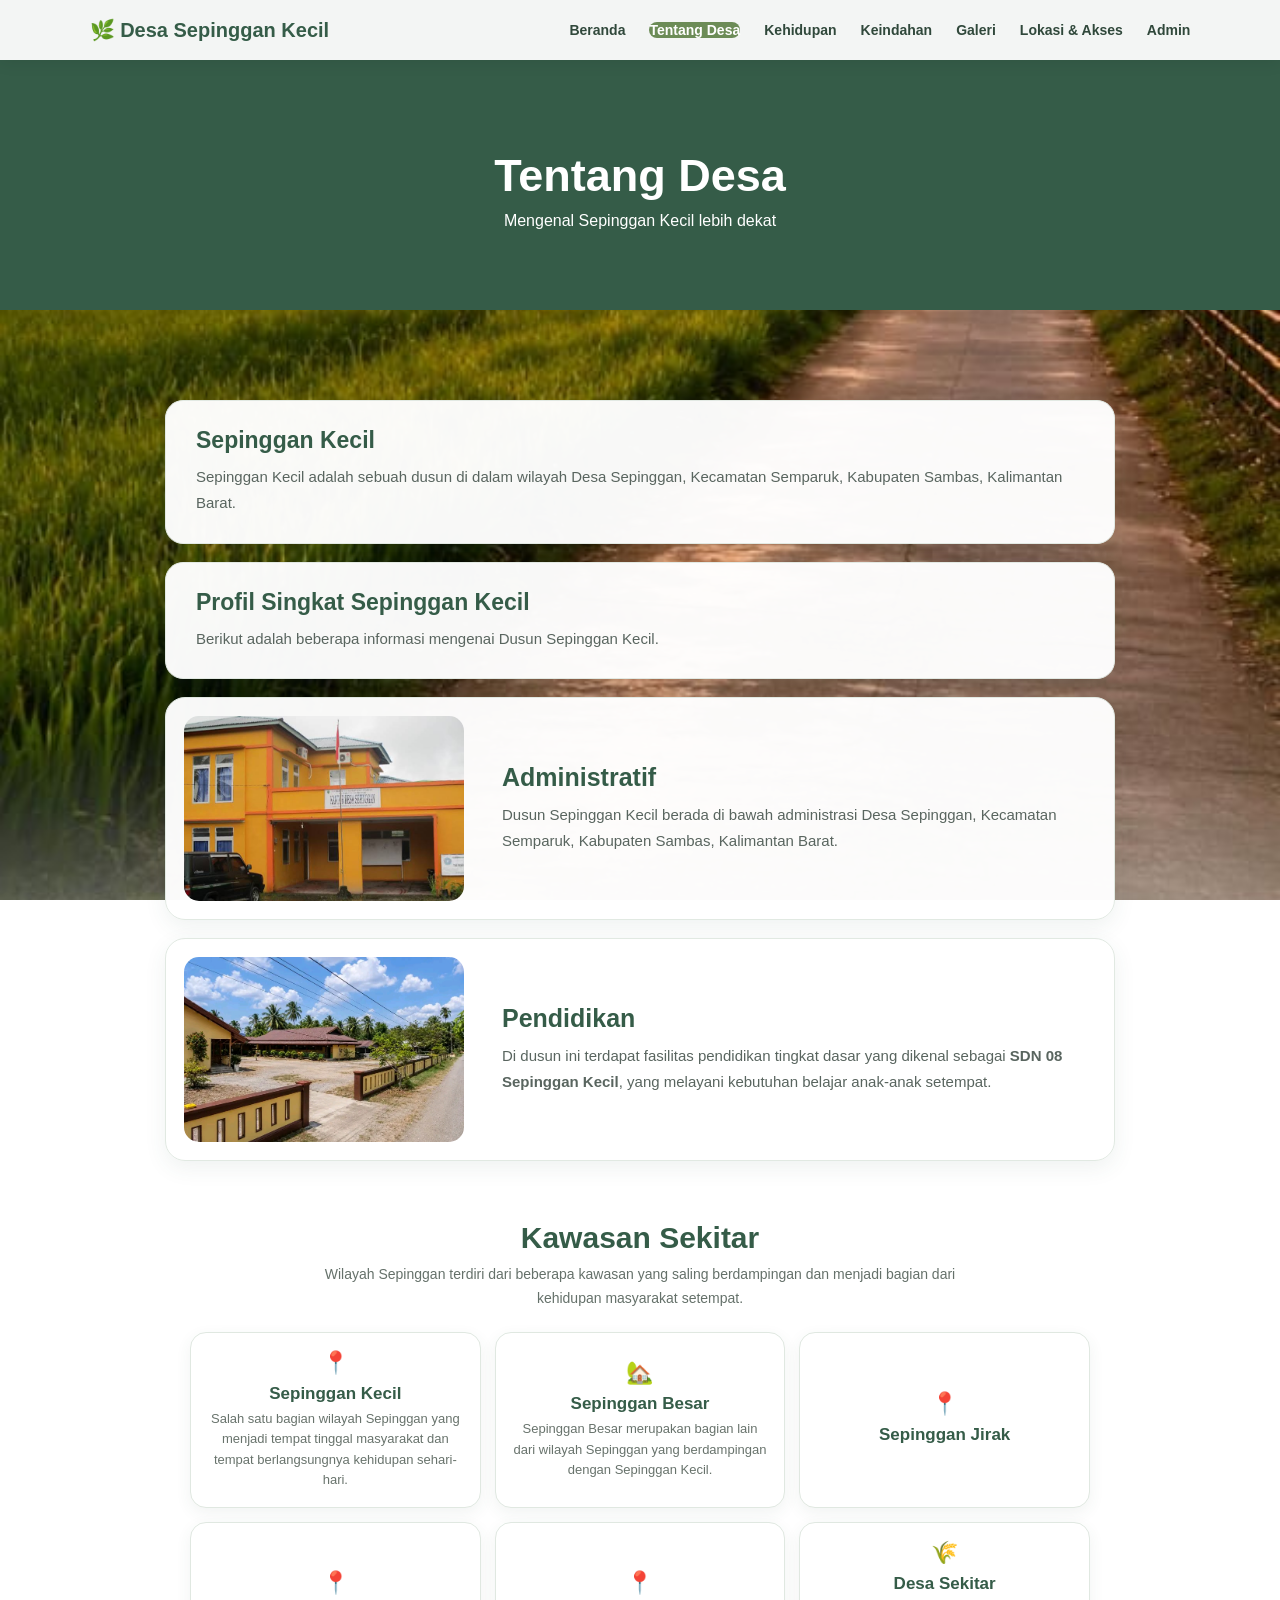
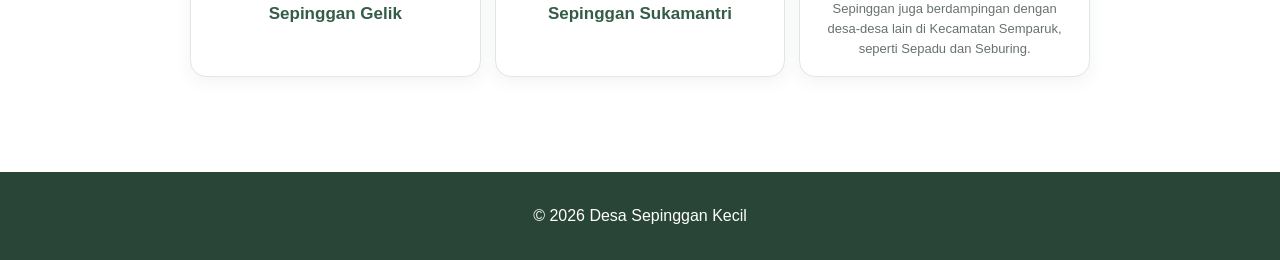
<file: tentang.html>
<!DOCTYPE html>
<html lang="id">

<head>

    <meta charset="UTF-8">
    <meta name="viewport" content="width=device-width, initial-scale=1.0">

    <title>Tentang Desa</title>
    
    <link rel="icon" type="image/png" href="favicon.png">
    <link rel="stylesheet" href="style.css">

</head>

<body>

<nav>

    <div class="logo">
    🌿 <span>Desa Sepinggan Kecil</span>
    </div>

    <ul>

        <li><a href="index.html">Beranda</a></li>
        <li><a href="tentang.html" class="active">Tentang Desa</a></li>
        <li><a href="kehidupan.html">Kehidupan</a></li>
        <li><a href="keindahan.html">Keindahan</a></li>
        <li><a href="galeri.html">Galeri</a></li>
        <li><a href="lokasi.html">Lokasi & Akses</a></li>
        <li><a href="admin.html" class="admin-link">Admin</a></li>
        

    </ul>

</nav>


<div class="page-header">

    <h1>
        Tentang Desa
    </h1>

    <p>
        Mengenal Sepinggan Kecil lebih dekat
    </p>

</div>


<section>

<div class="content">


<!-- PENJELASAN SINGKAT -->

<div class="info-box">

    <h2>
        Sepinggan Kecil
    </h2>

    <p>
        Sepinggan Kecil adalah sebuah dusun di dalam
        wilayah Desa Sepinggan, Kecamatan Semparuk,
        Kabupaten Sambas, Kalimantan Barat.
    </p>

</div>


<!-- JUDUL PROFIL -->

<div class="info-box">

    <h2>
        Profil Singkat Sepinggan Kecil
    </h2>

    <p>
        Berikut adalah beberapa informasi mengenai
        Dusun Sepinggan Kecil.
    </p>

</div>


<!-- ADMINISTRATIF -->

<div class="profile-card">

    <div class="profile-image">

        <img src="foto-administratif.jpg"
             alt="Foto Dusun Sepinggan Kecil">

    </div>

    <div class="profile-text">

        <h2>
            Administratif
        </h2>

        <p>
            Dusun Sepinggan Kecil berada di bawah
            administrasi Desa Sepinggan, Kecamatan
            Semparuk, Kabupaten Sambas, Kalimantan Barat.
        </p>

    </div>

</div>


<!-- PENDIDIKAN -->

<div class="profile-card">

    <div class="profile-image">

        <img src="foto-sekolah.jpg"
             alt="SDN 08 Sepinggan Kecil">

    </div>

    <div class="profile-text">

        <h2>
            Pendidikan
        </h2>

        <p>
            Di dusun ini terdapat fasilitas pendidikan
            tingkat dasar yang dikenal sebagai
            <strong>SDN 08 Sepinggan Kecil</strong>,
            yang melayani kebutuhan belajar anak-anak
            setempat.
        </p>

    </div>

</div>


<!-- KAWASAN SEKITAR -->

<div class="area-section">

    <h2>
        Kawasan Sekitar
    </h2>

    <p class="area-intro">
        Wilayah Sepinggan terdiri dari beberapa kawasan
        yang saling berdampingan dan menjadi bagian dari
        kehidupan masyarakat setempat.
    </p>


    <div class="area-container">


        <!-- SEPINGGAN KECIL -->

        <div class="area-box">

            <div class="area-icon">
                📍
            </div>

            <h3>
                Sepinggan Kecil
            </h3>

            <p>
                Salah satu bagian wilayah Sepinggan
                yang menjadi tempat tinggal masyarakat
                dan tempat berlangsungnya kehidupan
                sehari-hari.
            </p>

        </div>


        <!-- SEPINGGAN BESAR -->

        <div class="area-box">

            <div class="area-icon">
                🏡
            </div>

            <h3>
                Sepinggan Besar
            </h3>

            <p>
                Sepinggan Besar merupakan bagian lain
                dari wilayah Sepinggan yang berdampingan
                dengan Sepinggan Kecil.
            </p>

        </div>


        <!-- SEPINGGAN JIRAK -->

        <div class="area-box">

            <div class="area-icon">
                📍
            </div>

            <h3>
                Sepinggan Jirak
            </h3>

        </div>


        <!-- SEPINGGAN GELIK -->

        <div class="area-box">

            <div class="area-icon">
                📍
            </div>

            <h3>
                Sepinggan Gelik
            </h3>

        </div>


        <!-- SEPINGGAN SUKAMANTRI -->

        <div class="area-box">

            <div class="area-icon">
                📍
            </div>

            <h3>
                Sepinggan Sukamantri
            </h3>

        </div>


        <!-- DESA SEKITAR -->

        <div class="area-box">

            <div class="area-icon">
                🌾
            </div>

            <h3>
                Desa Sekitar
            </h3>

            <p>
                Sepinggan juga berdampingan dengan
                desa-desa lain di Kecamatan Semparuk,
                seperti Sepadu dan Seburing.
            </p>

        </div>


    </div>

</div>


</div>

</section>


<footer>

    <p>
        © 2026 Desa Sepinggan Kecil
    </p>

</footer>


</body>

    </html>
</file>
<file: admin.css>
/* ================================
   ADMIN LOGIN
================================ */

* {
    margin: 0;
    padding: 0;
    box-sizing: border-box;
}

body {
    font-family: Arial, Helvetica, sans-serif;
    background:
        linear-gradient(
            rgba(53, 92, 72, 0.75),
            rgba(53, 92, 72, 0.85)
        ),
        url("background-sawah.jpg");

    background-size: cover;
    background-position: center;
    background-attachment: fixed;

    min-height: 100vh;
}


/* ================================
   HALAMAN LOGIN
================================ */

.login-page {
    min-height: 100vh;

    display: flex;
    align-items: center;
    justify-content: center;

    padding: 30px 20px;
}


/* ================================
   KOTAK LOGIN
================================ */

.login-card {
    width: 100%;
    max-width: 430px;

    background: rgba(255, 255, 255, 0.97);

    padding: 42px 38px;

    border-radius: 25px;

    box-shadow:
        0 20px 50px rgba(0, 0, 0, 0.25);

    text-align: center;

    animation: loginAppear 0.6s ease;
}


@keyframes loginAppear {

    from {
        opacity: 0;
        transform: translateY(25px);
    }

    to {
        opacity: 1;
        transform: translateY(0);
    }

}


/* ================================
   ICON
================================ */

.login-icon {
    width: 70px;
    height: 70px;

    margin: 0 auto 18px;

    display: flex;
    align-items: center;
    justify-content: center;

    background: #e8f0e8;

    border-radius: 50%;

    font-size: 30px;
}


/* ================================
   JUDUL
================================ */

.login-card h1 {
    color: #355c48;

    font-size: 30px;

    margin-bottom: 8px;
}


.login-subtitle {
    color: #777;

    font-size: 14px;

    line-height: 1.6;

    margin-bottom: 30px;
}


/* ================================
   FORM
================================ */

.form-group {
    text-align: left;

    margin-bottom: 20px;
}


.form-group label {
    display: block;

    color: #355c48;

    font-size: 14px;

    font-weight: 600;

    margin-bottom: 8px;
}


.form-group input {
    width: 100%;

    padding: 14px 15px;

    border: 1px solid #d7ddd7;

    border-radius: 12px;

    background: #fafcf9;

    color: #333;

    font-size: 15px;

    outline: none;

    transition: 0.3s;
}


.form-group input::placeholder {
    color: #aaa;
}


.form-group input:focus {
    border-color: #6c8c57;

    background: #fff;

    box-shadow:
        0 0 0 3px rgba(108, 140, 87, 0.12);
}


/* ================================
   PASSWORD
================================ */

.password-box {
    position: relative;
}


.password-box input {
    padding-right: 50px;
}


.show-password {
    position: absolute;

    right: 10px;
    top: 50%;

    transform: translateY(-50%);

    border: none;

    background: transparent;

    cursor: pointer;

    font-size: 18px;

    padding: 5px;

    opacity: 0.7;
}


.show-password:hover {
    opacity: 1;
}


/* ================================
   TOMBOL LOGIN
================================ */

.login-button {
    width: 100%;

    border: none;

    padding: 14px 20px;

    border-radius: 12px;

    background: #355c48;

    color: white;

    font-size: 15px;

    font-weight: 600;

    cursor: pointer;

    transition: 0.3s;

    margin-top: 5px;
}


.login-button:hover {
    background: #2c4d3d;

    transform: translateY(-1px);
}


.login-button:active {
    transform: translateY(0);
}


/* ================================
   STATUS LOGIN
================================ */

.login-status {
    min-height: 22px;

    margin-top: 15px;

    font-size: 13px;

    line-height: 1.5;
}


.login-status.loading {
    color: #777;
}


.login-status.success {
    color: #357a4b;

    font-weight: 600;
}


.login-status.error {
    color: #c0392b;

    font-weight: 600;
}


/* ================================
   LINK KEMBALI
================================ */

.back-link {
    display: inline-block;

    margin-top: 25px;

    color: #6c8c57;

    text-decoration: none;

    font-size: 13px;

    transition: 0.3s;
}


.back-link:hover {
    color: #355c48;

    text-decoration: underline;
}


/* ================================
   RESPONSIVE HP
================================ */

@media (max-width: 600px) {

    .login-page {
        padding: 20px 15px;
    }

    .login-card {
        max-width: 100%;

        padding: 35px 23px;

        border-radius: 22px;
    }

    .login-icon {
        width: 62px;
        height: 62px;

        font-size: 27px;

        margin-bottom: 15px;
    }

    .login-card h1 {
        font-size: 26px;
    }

    .login-subtitle {
        font-size: 13px;

        margin-bottom: 25px;
    }

    .form-group {
        margin-bottom: 17px;
    }

    .form-group input {
        padding: 13px 14px;

        font-size: 14px;
    }

    .password-box input {
        padding-right: 45px;
    }

    .login-button {
        padding: 13px 18px;

        font-size: 14px;
    }

}


/* ================================
   HP KECIL
================================ */

@media (max-width: 380px) {

    .login-card {
        padding: 30px 18px;
    }

    .login-card h1 {
        font-size: 24px;
    }

}
</file>
<file: dashboard.css>
* {
    margin: 0;
    padding: 0;
    box-sizing: border-box;
}

body {
    font-family: Arial, sans-serif;
    background: #f5f7f3;
    color: #355c48;
}


/* =========================
   NAVBAR
========================= */

.admin-navbar {
    width: 100%;
    height: 72px;
    padding: 0 6%;

    background: #ffffff;

    display: flex;
    align-items: center;
    justify-content: space-between;

    border-bottom: 1px solid #e2e9e1;

    box-shadow: 0 3px 15px rgba(53, 92, 72, 0.06);
}

.admin-logo {
    font-size: 20px;
    font-weight: bold;
    color: #355c48;
}

.admin-nav-right {
    display: flex;
    align-items: center;
    gap: 18px;
}

.admin-name {
    color: #52705f;
    font-weight: bold;
}

.logout-button {
    border: none;
    background: #355c48;
    color: white;

    padding: 10px 20px;

    border-radius: 25px;

    cursor: pointer;
    font-weight: bold;
}

.logout-button:hover {
    background: #294a3a;
}


/* =========================
   DASHBOARD
========================= */

.dashboard {
    width: 94%;
    max-width: 1400px;

    margin: 35px auto;
}


/* =========================
   WELCOME
========================= */

.welcome {
    background:
        linear-gradient(
            rgba(53, 92, 72, 0.92),
            rgba(53, 92, 72, 0.92)
        ),
        url("background-sawah.jpg")
        center / cover no-repeat;

    padding: 42px 45px;

    border-radius: 24px;

    color: white;

    margin-bottom: 25px;

    box-shadow:
        0 8px 25px rgba(53, 92, 72, 0.08);
}

.welcome-label {
    font-size: 12px;

    letter-spacing: 2px;

    font-weight: bold;

    opacity: 0.8;

    margin-bottom: 8px;
}

.welcome h1 {
    font-size: 32px;

    margin: 0 0 10px;
}

.welcome p {
    font-size: 15px;

    line-height: 1.6;

    opacity: 0.9;
}


/* =========================
   STATISTIK
========================= */

.stats {
    width: 100%;

    display: grid;

    grid-template-columns:
        repeat(3, 1fr);

    gap: 20px;

    margin-bottom: 28px;
}

.stat-card {
    min-height: 115px;

    background: white;

    padding: 24px;

    border-radius: 20px;

    display: flex;

    align-items: center;

    gap: 18px;

    border: 1px solid #e2e9e1;

    box-shadow:
        0 6px 22px
        rgba(53, 92, 72, 0.06);
}

.stat-icon {
    width: 55px;
    height: 55px;

    flex-shrink: 0;

    border-radius: 16px;

    background: #e4f0e2;

    display: flex;

    justify-content: center;

    align-items: center;

    font-size: 25px;
}

.stat-card p {
    color: #718078;

    font-size: 14px;

    margin-bottom: 7px;
}

.stat-card h2 {
    font-size: 28px;

    color: #355c48;
}


/* =========================
   DATA SECTION
========================= */

.data-section {
    width: 100%;

    background: white;

    padding: 30px;

    border-radius: 25px;

    border: 1px solid #e2e9e1;

    box-shadow:
        0 8px 25px
        rgba(53, 92, 72, 0.06);
}

.section-title span {
    display: block;

    font-size: 12px;

    letter-spacing: 1.5px;

    color: #789080;

    font-weight: bold;
}

.title-row {
    display: flex;

    justify-content: space-between;

    align-items: center;

    margin-top: 6px;

    margin-bottom: 25px;
}

.section-title h2 {
    font-size: 28px;

    color: #355c48;
}

.refresh-button {
    border: none;

    background: #e4f0e2;

    color: #355c48;

    padding: 10px 18px;

    border-radius: 20px;

    cursor: pointer;

    font-weight: bold;
}

.refresh-button:hover {
    background: #d6e7d3;
}


/* =========================
   DATA KRITIK
========================= */

.data-kritik {
    width: 100%;

    display: flex;

    flex-direction: column;

    gap: 18px;
}


/* =========================
   CARD KRITIK
========================= */

.kritik-card {
    width: 100%;

    background: #ffffff;

    border: 1px solid #e1e8e0;

    border-radius: 18px;

    padding: 22px;

    display: grid;

    grid-template-columns:
        minmax(0, 1fr) 150px;

    gap: 22px;

    box-shadow:
        0 4px 15px
        rgba(53, 92, 72, 0.05);
}

.kritik-content {
    min-width: 0;
}


/* =========================
   HEADER CARD
========================= */

.kritik-header {
    display: flex;

    justify-content: space-between;

    align-items: flex-start;

    gap: 15px;

    margin-bottom: 18px;
}

.kritik-header h3 {
    color: #355c48;

    font-size: 18px;

    margin-bottom: 6px;
}

.kritik-header span {
    color: #789080;

    font-size: 12px;
}


/* =========================
   STATUS
========================= */

.status-badge {
    padding: 7px 12px;

    border-radius: 20px;

    font-size: 11px !important;

    font-weight: bold;

    white-space: nowrap;
}

.status-belum {
    background: #fff1d6;

    color: #9a6a22 !important;
}

.status-sudah {
    background: #e1f1e4;

    color: #3f7650 !important;
}


/* =========================
   INFO
========================= */

.kritik-info {
    background: #f7f9f6;

    padding: 14px 16px;

    border-radius: 13px;

    margin-bottom: 15px;
}

.kritik-info p {
    color: #596b60;

    font-size: 13px;

    margin-bottom: 8px;
}

.kritik-info p:last-child {
    margin-bottom: 0;
}

.kritik-info strong {
    color: #355c48;
}


/* =========================
   SARAN
========================= */

.saran-box {
    background: #f5f8f4;

    padding: 16px;

    border-radius: 13px;

    margin-bottom: 15px;
}

.saran-box strong {
    display: block;

    color: #355c48;

    margin-bottom: 8px;
}

.saran-box p {
    color: #596b60;

    font-size: 14px;

    line-height: 1.6;
}


/* =========================
   TANGGAPAN
========================= */

.tanggapan-box {
    background: #f1f6f1;

    padding: 16px;

    border-radius: 13px;
}

.tanggapan-box > strong {
    display: block;

    color: #355c48;

    margin-bottom: 10px;
}

.tanggapan-box textarea {
    width: 100%;

    min-height: 80px;

    border: 1px solid #d5dfd5;

    border-radius: 10px;

    padding: 11px;

    font-family: Arial, sans-serif;

    font-size: 13px;

    resize: vertical;

    outline: none;
}

.tanggapan-box textarea:focus {
    border-color: #6c8c57;
}


/* =========================
   SIMPAN TANGGAPAN
========================= */

.btn-tanggapan {
    width: 100%;

    margin-top: 10px;

    border: none;

    padding: 11px;

    background: #355c48;

    color: white;

    border-radius: 10px;

    font-size: 13px;

    font-weight: bold;

    cursor: pointer;
}

.btn-tanggapan:hover {
    background: #294a3a;
}


/* =========================
   TANGGAPAN SUDAH
========================= */

.tanggapan-sudah {
    background: white;

    padding: 13px;

    border-radius: 10px;

    color: #596b60;

    font-size: 13px;

    line-height: 1.6;

    border-left: 4px solid #6c8c57;
}


/* =========================
   AREA HAPUS
========================= */

.hapus-area {
    display: flex;

    align-items: center;

    justify-content: center;
}


/* =========================
   TOMBOL HAPUS
========================= */

.btn-hapus {
    width: 100%;

    max-width: 145px;

    border: none;

    padding: 12px 10px;

    background: #f3e1df;

    color: #9b3f36;

    border-radius: 12px;

    font-size: 13px;

    font-weight: bold;

    cursor: pointer;

    transition: 0.2s;
}

.btn-hapus:hover {
    background: #eaccca;
}


/* =========================
   LOADING
========================= */

.loading {
    text-align: center;

    padding: 50px;

    color: #789080;
}


/* =========================
   DATA KOSONG
========================= */

.empty-data {
    text-align: center;

    padding: 70px 20px;
}

.empty-icon {
    font-size: 50px;

    margin-bottom: 15px;
}

.empty-data h3 {
    font-size: 21px;

    color: #355c48;

    margin-bottom: 8px;
}

.empty-data p {
    color: #7b8780;

    font-size: 14px;
}


/* =========================
   ERROR
========================= */

.error-data {
    text-align: center;

    padding: 70px 20px;
}

.error-icon {
    font-size: 50px;

    margin-bottom: 15px;
}


/* =========================
   FOOTER
========================= */

footer {
    text-align: center;

    padding: 25px;

    color: #7b8780;

    font-size: 13px;
}


/* =========================
   HP
========================= */

@media (max-width: 768px) {

    .admin-navbar {
        padding: 0 5%;
    }

    .admin-logo {
        font-size: 16px;
    }

    .admin-name {
        display: none;
    }

    .dashboard {
        width: 92%;

        margin: 25px auto;
    }

    .welcome {
        padding: 30px 25px;
    }

    .welcome h1 {
        font-size: 25px;
    }

    .stats {
        grid-template-columns: 1fr;
    }

    .data-section {
        padding: 22px 18px;
    }

    .title-row {
        gap: 10px;
    }

    .section-title h2 {
        font-size: 24px;
    }

    .kritik-card {
        grid-template-columns: 1fr;
    }

    .hapus-area {
        justify-content: flex-end;
    }

    .btn-hapus {
        max-width: 150px;
    }

    .kritik-header {
        flex-direction: column;
    }

}
</file>
<file: style.css>
/* =========================================
RESET
========================================= */

* {
    margin: 0;
    padding: 0;
    box-sizing: border-box;
    scroll-behavior: smooth;
}

body {
    margin: 0;
    font-family: Arial, sans-serif;
    background-image: url("background-sawah.jpg");
    background-size: cover;
    background-position: center;
    background-attachment: fixed;
}


/* =========================================
NAVBAR
========================================= */

nav {
    position: fixed;
    top: 0;
    left: 0;
    width: 100%;
    padding: 18px 7%;
    display: flex;
    justify-content: space-between;
    align-items: center;
    background: rgba(255,255,255,0.94);
    backdrop-filter: blur(10px);
    box-shadow: 0 3px 15px rgba(0,0,0,0.08);
    z-index: 1000;
}

.logo {
    font-size: 20px;
    font-weight: bold;
    color: #355c48;
}

nav ul {
    display: flex;
    gap: 24px;
    list-style: none;
}

nav ul li a {
    text-decoration: none;
    color: #30483b;
    font-size: 14px;
    font-weight: 600;
}

nav ul li a:hover {
    color: #a27b4e;
}


/* =========================================
LANDING PAGE
========================================= */

.hero {
    min-height: 100vh;
    padding: 120px 8%;
    display: flex;
    align-items: center;

    background:
        linear-gradient(rgba(25,48,38,0.52), rgba(25,48,38,0.52)),
        url("hero.jpg") center/cover no-repeat;

    color: white;
}

.hero-content {
    max-width: 700px;
}

.hero-small {
    letter-spacing: 4px;
    font-size: 14px;
    margin-bottom: 15px;
}

.hero h1 {
    font-size: 60px;
    line-height: 1.1;
    margin-bottom: 20px;
}

.hero p {
    font-size: 18px;
    margin-bottom: 30px;
}

.btn {
    display: inline-block;
    padding: 13px 28px;
    background: #d2b181;
    color: white;
    text-decoration: none;
    border-radius: 30px;
    font-weight: bold;
}

.btn:hover {
    background: #ad8a5d;
}


/* =========================================
SECTION
========================================= */

section {
    padding: 90px 8%;
}

.title {
    text-align: center;
    margin-bottom: 45px;
}

.title h2 {
    font-size: 36px;
    color: #355c48;
    margin-bottom: 10px;
}

.title p {
    color: #777;
}


/* =========================================
ABOUT
========================================= */

.about {
    max-width: 1100px;
    margin: auto;
    display: grid;
    grid-template-columns: 1fr 1fr;
    gap: 45px;
    align-items: center;
}

.about img {
    width: 100%;
    height: 380px;
    object-fit: cover;
    border-radius: 25px;
    box-shadow: 0 10px 30px rgba(0,0,0,0.12);
}


/* =========================================
CARDS
========================================= */

.card-container {
    max-width: 1100px;
    margin: auto;
    display: grid;
    grid-template-columns: repeat(3, 1fr);
    gap: 25px;
}

.card {
    background: white;
    padding: 30px;
    border-radius: 22px;
    box-shadow: 0 8px 25px rgba(0,0,0,0.07);
    transition: 0.3s;
}

.card:hover {
    transform: translateY(-8px);
}

.card img {
    width: 100%;
    height: 210px;
    object-fit: cover;
    border-radius: 17px;
    margin-bottom: 15px;
}

.card h3 {
    color: #355c48;
    margin-bottom: 10px;
}


/* =========================================
PAGE HEADER
========================================= */

.page-header {
    padding: 150px 8% 80px;
    text-align: center;
    background: #355c48;
    color: white;
}

.page-header h1 {
    font-size: 45px;
    margin-bottom: 10px;
}


/* =========================================
CONTENT
========================================= */

.content {
    max-width: 1000px;
    margin: auto;
}

.info-box {
    background: white;
    padding: 35px;
    margin-bottom: 25px;
    border-radius: 22px;
    box-shadow: 0 8px 25px rgba(0,0,0,0.07);
}

.info-box h2 {
    color: #355c48;
    margin-bottom: 15px;
}


/* =========================================
GALLERY
========================================= */

.gallery {
    max-width: 1100px;
    margin: auto;
    display: grid;
    grid-template-columns: repeat(3, 1fr);
    gap: 20px;
}

.gallery img {
    width: 100%;
    height: 240px;
    object-fit: cover;
    border-radius: 20px;
    transition: 0.3s;
}

.gallery img:hover {
    transform: scale(1.03);
}


/* =========================================
FOOTER
========================================= */

footer {
    padding: 35px;
    text-align: center;
    background: #294538;
    color: white;
}


/* =========================================
HP
========================================= */

@media (max-width: 800px) {

    nav {
        padding: 14px 5%;
        flex-direction: column;
        gap: 10px;
    }

    nav ul {
        gap: 10px;
        flex-wrap: wrap;
        justify-content: center;
    }

    nav ul li a {
        font-size: 11px;
    }

    .hero {
        padding: 150px 7% 80px;
    }

    .hero h1 {
        font-size: 42px;
    }

    .hero p {
        font-size: 16px;
    }

    .about,
    .card-container,
    .gallery {
        grid-template-columns: 1fr;
    }

    section {
        padding: 65px 6%;
    }

    .title h2 {
        font-size: 30px;
    }

    .page-header h1 {
        font-size: 38px;
    }
}


/* =========================================
HALAMAN KEHIDUPAN
========================================= */

.kehidupan {
    width: 90%;
    max-width: 1100px;
    margin: 60px auto;
}

.kehidupan .title {
    text-align: center;
    margin-bottom: 45px;
}

.kehidupan .title h2 {
    color: #356859;
    font-size: 32px;
    margin-bottom: 10px;
}

.kehidupan .title p {
    color: #6f8f80;
    font-size: 17px;
}


/* KARTU KEHIDUPAN */

.life-card {
    display: grid;
    grid-template-columns: 48% 52%;
    align-items: center;

    background: #f7faf5;

    border-radius: 25px;

    margin-bottom: 40px;

    padding: 22px;

    box-shadow: 0 8px 25px rgba(53, 104, 89, 0.12);

    border: 1px solid #dce9df;

    overflow: hidden;
}


/* GAMBAR */

.life-image {
    width: 100%;
    height: 330px;

    border-radius: 20px;

    overflow: hidden;

    background: #dfece2;

    border: 7px solid #ffffff;

    box-shadow: 0 5px 18px rgba(53, 104, 89, 0.15);
}

.life-image img {
    width: 100%;
    height: 100%;

    object-fit: cover;

    display: block;

    transition: transform 0.5s ease;
}

.life-image:hover img {
    transform: scale(1.06);
}


/* TEKS */

.life-text {
    padding: 30px 40px;
}

.life-icon {
    font-size: 38px;
    margin-bottom: 8px;
}

.life-text h3 {
    color: #356859;
    font-size: 28px;
    margin: 8px 0 15px;
}

.life-text p {
    color: #587568;
    font-size: 16px;
    line-height: 1.8;
    margin: 0;
    max-width: 470px;
}


/* KARTU KEDUA DIBALIK */

.life-card.reverse {
    grid-template-columns: 52% 48%;
}

.life-card.reverse .life-image {
    order: 2;
}

.life-card.reverse .life-text {
    order: 1;
}


/* RINGKASAN */

.life-summary {
    display: grid;
    grid-template-columns: repeat(3, 1fr);
    gap: 20px;
    margin-top: 55px;
}

.life-summary div {
    text-align: center;
    background: #edf5ee;
    padding: 25px 15px;
    border-radius: 20px;
    border: 1px solid #d5e5d8;
    transition: 0.3s;
}

.life-summary div:hover {
    transform: translateY(-5px);
    box-shadow: 0 8px 20px rgba(53, 104, 89, 0.12);
}

.life-summary span {
    display: block;
    font-size: 32px;
    margin-bottom: 8px;
}

.life-summary strong {
    color: #356859;
    font-size: 19px;
}

.life-summary p {
    color: #6f8f80;
    margin-top: 7px;
}


/* MENU AKTIF */

nav ul li a.active {
    background: #6c8c57;
    color: white;
    border-radius: 25px;
}


/* =========================================
TENTANG DESA
========================================= */

.profile-card {
    display: flex;
    align-items: center;
    gap: 30px;

    background: white;

    padding: 25px;

    margin-bottom: 25px;

    border-radius: 15px;

    box-shadow: 0 5px 15px rgba(0, 0, 0, 0.10);
}

.profile-image {
    width: 300px;
    height: 200px;

    flex-shrink: 0;

    overflow: hidden;

    border-radius: 12px;

    background: #eaeaea;
}

.profile-image img {
    width: 100%;
    height: 100%;

    object-fit: cover;

    display: block;
}

.profile-text {
    flex: 1;
}

.profile-text h2 {
    margin-top: 0;
    margin-bottom: 12px;
}

.profile-text p {
    line-height: 1.8;
}


/* =========================================
KAWASAN SEKITAR
========================================= */

.area-section {
    margin-top: 40px;
}

.area-section h2 {
    text-align: center;
    margin-bottom: 10px;
}

.area-intro {
    text-align: center;
    max-width: 700px;
    margin: 0 auto 25px;
    line-height: 1.6;
}

.area-container {
    display: grid;
    grid-template-columns: repeat(3, 1fr);
    gap: 20px;
    max-width: 1000px;
    margin: 25px auto;
}

.area-box {
    background: #f5f5f5;

    padding: 20px;

    min-height: 150px;

    border-radius: 12px;

    text-align: center;

    border: 2px solid #d8d8d8;

    box-shadow: 0 4px 12px rgba(0, 0, 0, 0.10);

    display: flex;
    flex-direction: column;
    justify-content: center;
    align-items: center;
}

.area-icon {
    font-size: 28px;
    margin-bottom: 8px;
}

.area-box h3 {
    margin: 8px 0;
    color: #355c48;
}

.area-box p {
    line-height: 1.6;
    color: #555;
}


/* =========================================
RESPONSIVE HP
========================================= */

@media (max-width: 768px) {

    .kehidupan {
        width: 92%;
        margin: 40px auto;
    }

    .kehidupan .title h2 {
        font-size: 27px;
    }

    .life-card,
    .life-card.reverse {
        display: block;
        padding: 15px;
        border-radius: 20px;
    }

    .life-image {
        height: 230px;
        border-radius: 16px;
    }

    .life-text,
    .life-card.reverse .life-text {
        padding: 25px 10px 15px;
    }

    .life-text h3 {
        font-size: 24px;
    }

    .life-text p {
        font-size: 15px;
        line-height: 1.7;
    }

    .life-card.reverse .life-image,
    .life-card.reverse .life-text {
        order: initial;
    }

    .life-summary {
        grid-template-columns: 1fr;
        margin-top: 35px;
    }

    .profile-card {
        flex-direction: column;
        align-items: stretch;
    }

    .profile-image {
        width: 100%;
        height: 220px;
    }

    .area-container {
        grid-template-columns: 1fr;
        max-width: 450px;
    }

    .area-section {
        padding: 20px;
    }

    .area-box {
        min-height: 120px;
    }
}
/* =========================================
   KAWASAN SEKITAR - FINAL
========================================= */

.area-section {
    margin-top: 40px;
}

.area-section h2 {
    text-align: center;
    margin-bottom: 10px;
    color: #355c48;
}

.area-intro {
    text-align: center;
    max-width: 700px;
    margin: 0 auto 25px;
    line-height: 1.6;
}

.area-container {
    width: 100%;
    max-width: 1000px;
    margin: 25px auto;

    display: grid;
    grid-template-columns: repeat(3, 1fr);
    gap: 20px;
}

.area-box {
    width: 100%;
    min-height: 150px;

    background-color: #ffffff;

    border: 2px solid #d8d8d8;
    border-radius: 15px;

    padding: 25px 20px;

    text-align: center;

    box-shadow: 0 5px 15px rgba(0, 0, 0, 0.12);

    display: flex;
    flex-direction: column;
    align-items: center;
    justify-content: center;
}

.area-icon {
    font-size: 28px;
    margin-bottom: 8px;
}

.area-box h3 {
    color: #355c48;
    margin: 8px 0;
}

.area-box p {
    color: #555555;
    line-height: 1.6;
    margin-top: 5px;
}


/* =========================================
   KAWASAN SEKITAR DI HP
========================================= */

@media (max-width: 768px) {

    .area-container {
        grid-template-columns: 1fr;
        width: 100%;
    }

    .area-box {
        min-height: 120px;
        padding: 20px;
    }

}
/* =========================================
   SEKILAS TENTANG DESA
========================================= */

.sekilas {
    background: #f7f8f3;
    text-align: center;
    padding: 80px 8%;
}

.sekilas-content {
    max-width: 750px;
    margin: auto;
}

.sekilas-label {
    color: #6c8c57;
    font-size: 14px;
    font-weight: bold;
    letter-spacing: 3px;
    text-transform: uppercase;
    margin-bottom: 10px;
}

.sekilas h2 {
    color: #355c48;
    font-size: 36px;
    margin-bottom: 18px;
}

.sekilas p {
    color: #666;
    font-size: 16px;
    line-height: 1.8;
}

.sekilas .btn {
    margin-top: 25px;
}


/* =========================================
   YANG BISA KAMU TEMUKAN
========================================= */

.temukan {
    background: #ffffff;
    padding: 80px 8%;
    text-align: center;
}

.temukan-title {
    max-width: 650px;
    margin: 0 auto 45px;
}

.temukan-title .label {
    color: #6c8c57;
    font-size: 14px;
    font-weight: bold;
    letter-spacing: 3px;
    text-transform: uppercase;
    margin-bottom: 10px;
}

.temukan-title h2 {
    color: #355c48;
    font-size: 36px;
    margin-bottom: 15px;
}

.temukan-title p {
    color: #777;
    line-height: 1.7;
}

.temukan-container {
    max-width: 1100px;
    margin: auto;

    display: grid;
    grid-template-columns: repeat(4, 1fr);
    gap: 20px;
}

.temukan-card {
    background: #f7faf5;
    padding: 30px 20px;

    border-radius: 22px;
    border: 1px solid #e0e9df;

    box-shadow: 0 8px 25px rgba(0,0,0,0.06);

    transition: 0.3s;
}

.temukan-card:hover {
    transform: translateY(-7px);
}

.temukan-icon {
    width: 65px;
    height: 65px;

    margin: 0 auto 18px;

    display: flex;
    align-items: center;
    justify-content: center;

    background: #e8f0e6;
    border-radius: 50%;

    font-size: 30px;
}

.temukan-card h3 {
    color: #355c48;
    font-size: 19px;
    margin-bottom: 10px;
}

.temukan-card p {
    color: #707570;
    font-size: 14px;
    line-height: 1.7;
}


/* =========================================
   SEKILAS & TEMUKAN DI HP
========================================= */

@media (max-width: 768px) {

    .sekilas {
        padding: 65px 7%;
    }

    .sekilas h2 {
        font-size: 29px;
    }

    .temukan {
        padding: 65px 6%;
    }

    .temukan-title h2 {
        font-size: 29px;
    }

    .temukan-container {
        grid-template-columns: repeat(2, 1fr);
        gap: 15px;
    }

    .temukan-card {
        padding: 25px 15px;
    }

    .temukan-card h3 {
        font-size: 17px;
    }

    .temukan-card p {
        font-size: 13px;
    }
    }
/* =========================================
   JELAJAH KEINDAHAN DESA
========================================= */


/* HERO */

.beauty-hero {
    min-height: 90vh;

    position: relative;

    display: flex;
    align-items: center;

    padding: 130px 8% 80px;

    background:
        url("keindahan.jpg")
        center/cover no-repeat;

    color: white;
}

.beauty-overlay {
    position: absolute;

    inset: 0;

    background:
        linear-gradient(
            90deg,
            rgba(25, 48, 38, 0.78),
            rgba(25, 48, 38, 0.30)
        );
}

.beauty-hero-content {
    position: relative;

    z-index: 2;

    max-width: 650px;
}

.beauty-label {
    font-size: 13px;

    letter-spacing: 4px;

    font-weight: bold;

    margin-bottom: 18px;
}

.beauty-hero h1 {
    font-size: 64px;

    line-height: 1.05;

    margin-bottom: 22px;
}

.beauty-hero-content > p:not(.beauty-label) {
    font-size: 18px;

    line-height: 1.7;

    max-width: 500px;

    margin-bottom: 30px;
}

.beauty-btn {
    display: inline-block;

    padding: 13px 27px;

    background: #d2b181;

    color: white;

    text-decoration: none;

    border-radius: 30px;

    font-weight: bold;

    transition: 0.3s;
}

.beauty-btn:hover {
    background: #ad8a5d;

    transform: translateY(-2px);
}


/* INTRO */

.beauty-intro {
    background: #f7f8f3;

    text-align: center;

    padding: 90px 8%;
}

.beauty-small-title,
.beauty-heading > p {
    color: #6c8c57;

    font-size: 13px;

    font-weight: bold;

    letter-spacing: 3px;

    margin-bottom: 12px;
}

.beauty-intro h2 {
    color: #355c48;

    font-size: 38px;

    margin-bottom: 20px;
}

.beauty-intro-text {
    max-width: 700px;

    margin: auto;

    color: #707570;

    font-size: 16px;

    line-height: 1.9;
}


/* HEADING */

.beauty-heading {
    text-align: center;

    margin-bottom: 45px;
}

.beauty-heading h2 {
    color: #355c48;

    font-size: 36px;

    margin-bottom: 10px;
}

.beauty-heading span {
    color: #777;

    font-size: 15px;
}


/* WAKTU TERBAIK */

.beauty-time {
    padding: 90px 8%;

    background: white;
}

.time-grid {
    max-width: 1100px;

    margin: auto;

    display: grid;

    grid-template-columns:
        repeat(3, 1fr);

    gap: 25px;
}

.time-card {
    background: #f7faf5;

    border-radius: 25px;

    overflow: hidden;

    box-shadow:
        0 10px 30px
        rgba(0,0,0,0.07);

    transition: 0.3s;
}

.time-card:hover {
    transform: translateY(-8px);
}

.time-card img {
    width: 100%;

    height: 260px;

    object-fit: cover;

    display: block;
}

.time-content {
    padding: 25px;
}

.time-content span {
    font-size: 28px;
}

.time-content h3 {
    color: #355c48;

    font-size: 23px;

    margin: 8px 0 12px;
}

.time-content p {
    color: #707570;

    font-size: 14px;

    line-height: 1.7;
}


/* SUDUT-SUDUT */

.corner-section {
    padding: 90px 8%;

    background: #f7f8f3;
}

.corner-grid {
    max-width: 1100px;

    margin: auto;

    display: grid;

    grid-template-columns:
        repeat(3, 1fr);

    gap: 20px;
}

.corner-card {
    background: white;

    padding: 30px 25px;

    border-radius: 22px;

    border: 1px solid #e0e9df;

    box-shadow:
        0 7px 22px
        rgba(0,0,0,0.05);

    transition: 0.3s;
}

.corner-card:hover {
    transform: translateY(-6px);

    box-shadow:
        0 12px 28px
        rgba(0,0,0,0.09);
}

.corner-icon {
    width: 58px;

    height: 58px;

    display: flex;

    align-items: center;

    justify-content: center;

    background: #edf4ea;

    border-radius: 50%;

    font-size: 27px;

    margin-bottom: 17px;
}

.corner-card h3 {
    color: #355c48;

    font-size: 20px;

    margin-bottom: 10px;
}

.corner-card p {
    color: #737873;

    font-size: 14px;

    line-height: 1.7;
}


/* PENUTUP */

.beauty-ending {
    min-height: 420px;

    display: flex;

    align-items: center;

    justify-content: center;

    text-align: center;

    padding: 80px 8%;

    background:
        linear-gradient(
            rgba(25,48,38,0.70),
            rgba(25,48,38,0.70)
        ),
        url("senja.jpg")
        center/cover no-repeat;

    color: white;
}

.ending-content {
    max-width: 700px;
}

.ending-content > p {
    letter-spacing: 4px;

    font-size: 13px;

    font-weight: bold;

    margin-bottom: 12px;
}

.ending-content h2 {
    font-size: 42px;

    margin-bottom: 15px;
}

.ending-content span {
    display: block;

    font-size: 16px;

    line-height: 1.7;

    margin-bottom: 25px;
}


/* =========================================
   KEINDAHAN - HP
========================================= */

@media (max-width: 768px) {

    .beauty-hero {
        min-height: 80vh;

        padding:
            130px
            7%
            70px;
    }

    .beauty-hero h1 {
        font-size: 43px;
    }

    .beauty-hero-content > p:not(.beauty-label) {
        font-size: 16px;
    }

    .beauty-intro {
        padding: 65px 7%;
    }

    .beauty-intro h2 {
        font-size: 29px;
    }

    .beauty-time,
    .corner-section {
        padding: 65px 6%;
    }

    .beauty-heading h2 {
        font-size: 29px;
    }

    .time-grid {
        grid-template-columns: 1fr;

        gap: 20px;
    }

    .time-card img {
        height: 230px;
    }

    .corner-grid {
        grid-template-columns:
            repeat(2, 1fr);

        gap: 15px;
    }

    .corner-card {
        padding: 23px 17px;
    }

    .corner-card h3 {
        font-size: 17px;
    }

    .corner-card p {
        font-size: 13px;
    }

    .beauty-ending {
        min-height: 380px;

        padding: 65px 7%;
    }

    .ending-content h2 {
        font-size: 31px;
    }

        }
.nav-links a.active {
    background-color: #7a9b68;
    color: white;
    padding: 8px 18px;
    border-radius: 25px;
}
/* =========================================
   GALERI DESA - AESTHETIC
========================================= */

.gallery-hero {
    min-height: 520px;
    margin-top: 0;

    display: flex;
    align-items: center;
    justify-content: center;

    text-align: center;

    background:
        linear-gradient(
            rgba(35, 70, 55, 0.48),
            rgba(35, 70, 55, 0.58)
        ),
        url("foto5.jpg") center/cover no-repeat;

    color: white;
}

.gallery-hero-content {
    max-width: 750px;
    padding: 120px 25px 60px;
}

.gallery-hero-content p {
    letter-spacing: 5px;
    font-size: 13px;
    margin-bottom: 18px;
}

.gallery-hero-content h1 {
    font-size: 64px;
    margin: 0 0 18px;
    line-height: 1.1;
}

.gallery-hero-content span {
    font-size: 19px;
    line-height: 1.7;
}


/* =========================================
   INTRO GALERI
========================================= */

.gallery-intro {
    max-width: 750px;
    margin: auto;

    padding: 90px 25px 55px;

    text-align: center;
}

.gallery-label {
    color: #789276;
    font-size: 13px;
    font-weight: bold;
    letter-spacing: 4px;

    margin-bottom: 12px;
}

.gallery-intro h2 {
    color: #355c48;
    font-size: 38px;
    margin-bottom: 15px;
}

.gallery-intro > p:last-child {
    color: #6c7d73;
    font-size: 17px;
    line-height: 1.8;
}


/* =========================================
   AREA FOTO
========================================= */

.village-gallery {
    max-width: 1100px;
    margin: auto;

    padding: 20px 8% 100px;

    display: grid;
    grid-template-columns: repeat(2, 1fr);
    gap: 30px;
}


/* =========================================
   KARTU FOTO
========================================= */

.gallery-card {
    background: #ffffff;

    border-radius: 26px;

    overflow: hidden;

    box-shadow:
        0 12px 35px rgba(48, 72, 59, 0.10);

    border: 1px solid #edf1ed;

    transition:
        transform 0.35s ease,
        box-shadow 0.35s ease;
}

.gallery-card:hover {
    transform: translateY(-8px);

    box-shadow:
        0 18px 40px rgba(48, 72, 59, 0.16);
}


/* =========================================
   FOTO
========================================= */

.gallery-image {
    width: 100%;
    height: 300px;

    overflow: hidden;

    background: #e8eee9;
}

.gallery-image img {
    width: 100%;
    height: 100%;

    display: block;

    object-fit: cover;

    transition: transform 0.6s ease;
}

.gallery-card:hover .gallery-image img {
    transform: scale(1.06);
}


/* FOTO BESAR */

.gallery-large {
    grid-row: span 2;
}

.gallery-large .gallery-image {
    height: 470px;
}


/* FOTO LEBAR */

.gallery-wide {
    grid-column: span 2;
}

.gallery-wide .gallery-image {
    height: 360px;
}


/* =========================================
   INFORMASI FOTO
========================================= */

.gallery-info {
    padding: 25px 28px 28px;
}

.gallery-info > span {
    display: block;

    color: #9aa99e;

    font-size: 12px;
    font-weight: bold;

    letter-spacing: 2px;

    margin-bottom: 8px;
}

.gallery-info h3 {
    color: #355c48;

    font-size: 24px;

    margin: 0 0 9px;
}

.gallery-info p {
    color: #697a70;

    font-size: 15px;

    line-height: 1.7;

    margin: 0;
}


/* =========================================
   FOTO TERAKHIR
========================================= */

.gallery-final {
    grid-column: span 2;

    display: grid;
    grid-template-columns: 1.3fr 1fr;

    align-items: stretch;
}

.gallery-final .gallery-image {
    height: 330px;
}

.gallery-final .gallery-info {
    display: flex;
    flex-direction: column;
    justify-content: center;

    padding: 35px;
}


/* =========================================
   PENUTUP
========================================= */

.gallery-ending {
    padding: 100px 8%;

    text-align: center;

    background:
        linear-gradient(
            rgba(41, 69, 56, 0.93),
            rgba(41, 69, 56, 0.93)
        ),
        url("foto2.jpg") center/cover no-repeat;

    color: white;
}

.gallery-ending p {
    letter-spacing: 4px;
    font-size: 12px;

    margin-bottom: 14px;
}

.gallery-ending h2 {
    font-size: 36px;

    margin-bottom: 12px;
}

.gallery-ending span {
    font-size: 16px;

    line-height: 1.7;

    opacity: 0.9;
}


/* =========================================
   GALERI - HP
========================================= */

@media (max-width: 768px) {

    .gallery-hero {
        min-height: 480px;
    }

    .gallery-hero-content {
        padding: 130px 25px 60px;
    }

    .gallery-hero-content h1 {
        font-size: 43px;
    }

    .gallery-hero-content span {
        font-size: 16px;
    }


    .gallery-intro {
        padding: 70px 25px 35px;
    }

    .gallery-intro h2 {
        font-size: 30px;
    }


    .village-gallery {
        grid-template-columns: 1fr;

        padding: 15px 6% 70px;

        gap: 22px;
    }


    .gallery-large {
        grid-row: auto;
    }

    .gallery-large .gallery-image {
        height: 300px;
    }


    .gallery-wide {
        grid-column: auto;
    }

    .gallery-wide .gallery-image {
        height: 280px;
    }


    .gallery-final {
        grid-column: auto;

        display: block;
    }

    .gallery-final .gallery-image {
        height: 280px;
    }

    .gallery-final .gallery-info {
        padding: 25px 28px 28px;
    }


    .gallery-image {
        height: 270px;
    }


    .gallery-info {
        padding: 22px 24px 25px;
    }

    .gallery-info h3 {
        font-size: 22px;
    }


    .gallery-ending {
        padding: 75px 8%;
    }

    .gallery-ending h2 {
        font-size: 28px;
    }

        }
/* =========================================
   TENTANG DESA - REDESIGN
========================================= */

/* LATAR BAGIAN TENTANG */
.content {
    max-width: 950px;
    margin: auto;
}


/* =========================================
   KOTAK INFORMASI
========================================= */

.info-box {
    background: rgba(255, 255, 255, 0.97);
    padding: 26px 30px;
    margin-bottom: 18px;

    border-radius: 18px;
    border: 1px solid #e2e9e3;

    box-shadow: 0 6px 20px rgba(53, 92, 72, 0.08);
}

.info-box h2 {
    color: #355c48;
    font-size: 23px;
    margin-bottom: 10px;
}

.info-box p {
    color: #59655f;
    font-size: 15px;
    line-height: 1.75;
}


/* =========================================
   KARTU ADMINISTRATIF & PENDIDIKAN
========================================= */

.profile-card {
    display: grid;
    grid-template-columns: 280px 1fr;
    align-items: center;

    gap: 28px;

    background: rgba(255, 255, 255, 0.97);

    padding: 18px;
    margin-bottom: 18px;

    border-radius: 20px;

    border: 1px solid #e1e9e2;

    box-shadow: 0 7px 22px rgba(53, 92, 72, 0.08);

    transition: 0.3s ease;
}

.profile-card:hover {
    transform: translateY(-3px);
    box-shadow: 0 11px 26px rgba(53, 92, 72, 0.12);
}

.profile-image {
    width: 100%;
    height: 185px;

    overflow: hidden;
    border-radius: 15px;

    background: #e8eee9;
}

.profile-image img {
    width: 100%;
    height: 100%;

    object-fit: cover;
    display: block;

    transition: transform 0.4s ease;
}

.profile-card:hover .profile-image img {
    transform: scale(1.03);
}

.profile-text {
    padding: 5px 10px;
}

.profile-text h2 {
    color: #355c48;

    font-size: 25px;

    margin: 0 0 10px;
}

.profile-text p {
    color: #59655f;

    font-size: 15px;

    line-height: 1.75;

    margin: 0;
}


/* =========================================
   KAWASAN SEKITAR
========================================= */

.area-section {
    margin-top: 32px;

    padding: 28px 0 5px;
}

.area-section h2 {
    text-align: center;

    color: #355c48;

    font-size: 30px;

    margin-bottom: 8px;
}

.area-intro {
    text-align: center;

    max-width: 650px;

    margin: 0 auto 22px;

    color: #65716a;

    font-size: 14px;

    line-height: 1.7;
}


/* =========================================
   GRID KAWASAN
========================================= */

.area-container {
    width: 100%;

    max-width: 900px;

    margin: 0 auto;

    display: grid;

    grid-template-columns: repeat(3, 1fr);

    gap: 14px;
}


/* =========================================
   KOTAK KAWASAN
========================================= */

.area-box {
    background: #ffffff;

    padding: 17px 15px;

    min-height: auto;

    border-radius: 16px;

    text-align: center;

    border: 1px solid #e0e8e1;

    box-shadow: 0 5px 16px rgba(53, 92, 72, 0.07);

    display: flex;

    flex-direction: column;

    justify-content: center;

    align-items: center;

    transition: 0.3s ease;
}

.area-box:hover {
    transform: translateY(-3px);

    border-color: #b9cdbb;

    box-shadow: 0 9px 22px rgba(53, 92, 72, 0.11);
}


/* =========================================
   ICON KAWASAN
========================================= */

.area-icon {
    font-size: 22px;

    margin-bottom: 4px;
}


/* =========================================
   JUDUL KAWASAN
========================================= */

.area-box h3 {
    color: #355c48;

    font-size: 17px;

    font-weight: 700;

    margin: 4px 0 5px;
}


/* =========================================
   TEKS KAWASAN
========================================= */

.area-box p {
    color: #68736c;

    font-size: 13px;

    line-height: 1.55;

    margin: 0;
}


/* =========================================
   HP - TENTANG DESA
========================================= */

@media (max-width: 768px) {

    .content {
        width: 92%;
    }


    /* KOTAK INFO */

    .info-box {
        padding: 21px 19px;

        margin-bottom: 15px;

        border-radius: 17px;
    }

    .info-box h2 {
        font-size: 21px;
    }

    .info-box p {
        font-size: 14px;

        line-height: 1.65;
    }


    /* PROFIL */

    .profile-card {
        display: block;

        padding: 14px;

        margin-bottom: 15px;

        border-radius: 18px;
    }

    .profile-image {
        width: 100%;

        height: 185px;

        margin-bottom: 14px;

        border-radius: 14px;
    }

    .profile-text {
        padding: 2px 5px 6px;
    }

    .profile-text h2 {
        font-size: 21px;

        margin-bottom: 8px;
    }

    .profile-text p {
        font-size: 14px;

        line-height: 1.7;
    }


    /* KAWASAN */

    .area-section {
        margin-top: 25px;

        padding: 20px 0 0;
    }

    .area-section h2 {
        font-size: 27px;

        margin-bottom: 7px;
    }

    .area-intro {
        font-size: 13px;

        line-height: 1.65;

        margin-bottom: 17px;
    }

    .area-container {
        grid-template-columns: repeat(2, 1fr);

        gap: 11px;

        width: 100%;
    }

    .area-box {
        padding: 15px 10px;

        border-radius: 14px;
    }

    .area-icon {
        font-size: 20px;

        margin-bottom: 3px;
    }

    .area-box h3 {
        font-size: 14px;

        margin: 3px 0 4px;
    }

    .area-box p {
        font-size: 12px;

        line-height: 1.5;
    }

    }
/* =========================================
   HALAMAN LOKASI
========================================= */

.lokasi-hero {
    min-height: 300px;
    display: flex;
    align-items: center;
    justify-content: center;
    text-align: center;
    padding: 60px 20px;
    background: linear-gradient(135deg, #6f8f5f, #9caf88);
    color: white;
}

.lokasi-hero-content {
    max-width: 650px;
}

.lokasi-hero-content span {
    font-size: 13px;
    letter-spacing: 2px;
    font-weight: 600;
}

.lokasi-hero-content h1 {
    font-size: 38px;
    margin: 12px 0;
}

.lokasi-hero-content p {
    font-size: 16px;
    line-height: 1.7;
    margin: 0;
}


/* BAGIAN LOKASI */

.lokasi-section {
    padding: 55px 20px;
    background: #f7f8f3;
}

.lokasi-card {
    max-width: 850px;
    margin: auto;
    display: flex;
    align-items: flex-start;
    gap: 25px;
    padding: 30px;
    background: white;
    border-radius: 22px;
    box-shadow: 0 8px 25px rgba(0, 0, 0, 0.07);
}

.lokasi-icon {
    width: 55px;
    height: 55px;
    flex-shrink: 0;
    display: flex;
    align-items: center;
    justify-content: center;
    background: #e5eddc;
    border-radius: 16px;
    font-size: 25px;
}

.lokasi-info {
    flex: 1;
}

.lokasi-info h2 {
    margin: 0 0 10px;
    color: #405638;
    font-size: 25px;
}

.lokasi-info > p {
    margin: 0 0 22px;
    color: #666;
    line-height: 1.7;
}


/* DETAIL LOKASI */

.lokasi-detail {
    display: flex;
    align-items: flex-start;
    gap: 12px;
    padding: 13px 0;
    border-top: 1px solid #edf0e9;
}

.lokasi-detail span {
    font-size: 18px;
}

.lokasi-detail strong {
    display: block;
    color: #4d6543;
    margin-bottom: 3px;
}

.lokasi-detail p {
    margin: 0;
    color: #777;
    font-size: 14px;
}


/* TOMBOL GOOGLE MAPS */

.btn-lokasi {
    display: inline-block;
    margin-top: 20px;
    padding: 11px 18px;
    background: #6f8f5f;
    color: white;
    text-decoration: none;
    border-radius: 20px;
    font-size: 14px;
    transition: 0.3s;
}

.btn-lokasi:hover {
    background: #557247;
    transform: translateY(-2px);
}


/* RESPONSIVE HP */

@media (max-width: 600px) {

    .lokasi-hero {
        min-height: 250px;
        padding: 45px 20px;
    }

    .lokasi-hero-content h1 {
        font-size: 29px;
    }

    .lokasi-hero-content p {
        font-size: 14px;
    }

    .lokasi-section {
        padding: 35px 15px;
    }

    .lokasi-card {
        padding: 22px;
        gap: 16px;
        border-radius: 18px;
    }

    .lokasi-icon {
        width: 45px;
        height: 45px;
        font-size: 20px;
        border-radius: 13px;
    }

    .lokasi-info h2 {
        font-size: 21px;
    }

    .lokasi-info > p {
        font-size: 14px;
    }

    .btn-lokasi {
        width: 100%;
        text-align: center;
        padding: 11px 0;
    }
 /* =========================================
   LOKASI DESA - FINAL
========================================= */

.lokasi-hero {
    min-height: 390px;
    margin-top: 95px;
    padding: 80px 20px 70px;

    position: relative;
    overflow: hidden;

    display: flex;
    align-items: center;
    justify-content: center;

    text-align: center;

    background:
        linear-gradient(
            rgba(43, 76, 58, 0.88),
            rgba(93, 121, 78, 0.78)
        );

    color: white;
}


/* HIASAN */

.lokasi-decoration {
    position: absolute;
    opacity: 0.22;
    z-index: 1;
}

.dekorasi-kiri {
    left: 6%;
    bottom: 20px;
    font-size: 70px;
    transform: rotate(-18deg);
}

.dekorasi-kanan {
    right: 6%;
    bottom: 15px;
    font-size: 75px;
    transform: rotate(15deg);
}


/* ISI HERO */

.lokasi-hero-content {
    position: relative;
    z-index: 2;
    max-width: 700px;
}

.lokasi-hero-content span {
    display: inline-block;

    color: #e3c47f;

    font-size: 14px;
    font-weight: bold;

    letter-spacing: 3px;

    margin-bottom: 15px;
}

.lokasi-hero-content h1 {
    font-size: 48px;
    line-height: 1.15;

    margin: 0 0 17px;
}

.lokasi-hero-content p {
    max-width: 570px;

    margin: auto;

    font-size: 17px;
    line-height: 1.8;
}


/* =========================================
   BAGIAN INFORMASI
========================================= */

.lokasi-section {
    padding: 75px 6% 90px;

    background: #f7f8f3;
}


/* KARTU */

.lokasi-card {
    max-width: 850px;

    margin: auto;

    display: block;

    padding: 40px 45px;

    background: #edf3e6;

    border-radius: 28px;

    border: 1px solid #dce7d5;

    box-shadow:
        0 12px 35px rgba(53, 92, 72, 0.12);

    position: relative;
    overflow: hidden;
}


/* HIASAN KARTU */

.lokasi-card::after {
    content: "🌿";

    position: absolute;

    right: 25px;
    bottom: 15px;

    font-size: 60px;

    opacity: 0.12;
}


/* ICON */

.lokasi-icon {
    width: 60px;
    height: 60px;

    margin-bottom: 18px;

    display: flex;
    align-items: center;
    justify-content: center;

    background: #dce9d3;

    border-radius: 17px;

    font-size: 28px;
}


/* JUDUL */

.lokasi-info h2 {
    color: #355c48;

    font-size: 30px;

    margin: 0 0 12px;
}


/* DESKRIPSI */

.lokasi-description {
    color: #667169;

    font-size: 16px;

    line-height: 1.8;

    margin: 0 0 25px;

    max-width: 700px;
}


/* =========================================
   DETAIL LOKASI
========================================= */

.lokasi-detail {
    display: flex;

    align-items: flex-start;

    gap: 15px;

    padding: 17px 0;

    border-top: 1px solid #dce5d7;
}

.lokasi-detail span {
    width: 30px;

    flex-shrink: 0;

    font-size: 22px;
}

.lokasi-detail strong {
    display: block;

    color: #4d6744;

    font-size: 17px;

    margin-bottom: 4px;
}

.lokasi-detail p {
    margin: 0;

    color: #737a74;

    font-size: 14px;

    line-height: 1.6;
}


/* =========================================
   KOORDINAT
========================================= */

.lokasi-koordinat {
    margin-top: 10px;

    padding: 18px 20px;

    background: rgba(255,255,255,0.68);

    border: 1px solid #dce6d8;

    border-radius: 16px;

    text-align: center;
}

.lokasi-koordinat strong {
    display: block;

    color: #4d6543;

    font-size: 16px;

    margin-bottom: 8px;
}

.lokasi-koordinat p {
    margin: 0;

    color: #626b64;

    font-size: 15px;

    letter-spacing: 0.5px;
}


/* =========================================
   TOMBOL GOOGLE MAPS
========================================= */

.btn-lokasi {
    display: block;

    width: fit-content;

    min-width: 230px;

    margin: 25px auto 0;

    padding: 14px 28px;

    background: #d88b43;

    color: white;

    text-decoration: none;

    text-align: center;

    border-radius: 30px;

    font-size: 15px;

    font-weight: bold;

    box-shadow:
        0 8px 20px rgba(180, 112, 50, 0.20);

    transition: 0.3s ease;
}

.btn-lokasi:hover {
    background: #c47731;

    transform: translateY(-3px);
}


/* =========================================
   PETA GOOGLE MAPS
========================================= */

.lokasi-map {
    max-width: 850px;

    margin: 50px auto 0;

    overflow: hidden;

    background: white;

    border: 6px solid white;

    border-radius: 28px;

    box-shadow:
        0 12px 35px rgba(53, 92, 72, 0.13);
}

.lokasi-map iframe {
    display: block;

    width: 100%;

    height: 430px;

    border: 0;
}


/* =========================================
   LOKASI - HP
========================================= */

@media (max-width: 768px) {

    .lokasi-hero {
        min-height: 360px;

        margin-top: 105px;

        padding: 65px 20px 60px;
    }

    .lokasi-hero-content span {
        font-size: 12px;
    }

    .lokasi-hero-content h1 {
        font-size: 34px;
    }

    .lokasi-hero-content p {
        font-size: 15px;
        line-height: 1.7;
    }


    .dekorasi-kiri {
        left: -10px;
        font-size: 50px;
    }

    .dekorasi-kanan {
        right: -5px;
        font-size: 55px;
    }


    .lokasi-section {
        padding: 45px 6% 60px;
    }


    .lokasi-card {
        padding: 28px 22px;

        border-radius: 23px;
    }


    .lokasi-icon {
        width: 52px;
        height: 52px;

        font-size: 23px;

        border-radius: 15px;
    }


    .lokasi-info h2 {
        font-size: 25px;
    }


    .lokasi-description {
        font-size: 14px;

        line-height: 1.7;
    }


    .lokasi-detail {
        gap: 11px;

        padding: 15px 0;
    }


    .lokasi-detail strong {
        font-size: 16px;
    }


    .lokasi-detail p {
        font-size: 13px;
    }


    .lokasi-koordinat {
        padding: 16px 10px;
    }


    .lokasi-koordinat p {
        font-size: 13px;
    }


    .btn-lokasi {
        width: 100%;

        min-width: 0;

        padding: 13px 15px;

        font-size: 14px;
    }


    .lokasi-map {
        margin-top: 35px;

        border-width: 4px;

        border-radius: 22px;
    }


    .lokasi-map iframe {
        height: 350px;
    }

}   
/* =========================================
   KRITIK & SARAN
========================================= */

.kritik-section {
    padding: 90px 6%;
    background:
        linear-gradient(
            rgba(247, 248, 243, 0.94),
            rgba(247, 248, 243, 0.94)
        ),
        url("background-sawah.jpg") center/cover no-repeat;
}

.kritik-container {
    width: 100%;
    max-width: 900px;
    margin: auto;
}


/* HEADER */

.kritik-header {
    text-align: center;
    margin-bottom: 40px;
}

.kritik-header span {
    display: inline-block;
    padding: 9px 20px;

    background: #e4f0e2;
    color: #355c48;

    border-radius: 30px;

    font-size: 14px;
    font-weight: bold;
    letter-spacing: 1px;

    margin-bottom: 18px;
}

.kritik-header h2 {
    color: #355c48;
    font-size: 42px;
    margin-bottom: 15px;
}

.kritik-header p {
    color: #6f7d75;
    font-size: 16px;
    line-height: 1.7;
    max-width: 650px;
    margin: auto;
}


/* FORM */

#kritikForm {
    background: rgba(255,255,255,0.96);

    padding: 40px;

    border-radius: 28px;

    box-shadow:
        0 12px 35px rgba(53, 92, 72, 0.12);

    border: 1px solid #e2e9e1;
}

.form-group {
    margin-bottom: 24px;
}

.form-group label {
    display: block;

    color: #355c48;

    font-size: 16px;
    font-weight: bold;

    margin-bottom: 9px;
}

.form-group input,
.form-group select,
.form-group textarea {
    width: 100%;

    padding: 14px 16px;

    border: 1px solid #ccd8d0;

    border-radius: 13px;

    background: #ffffff;

    color: #40574b;

    font-family: Arial, sans-serif;

    font-size: 15px;

    outline: none;

    transition: 0.3s;
}


/* FOCUS */

.form-group input:focus,
.form-group select:focus,
.form-group textarea:focus {
    border-color: #6c8c57;

    box-shadow:
        0 0 0 3px rgba(108, 140, 87, 0.12);
}


/* TEXTAREA */

.form-group textarea {
    min-height: 150px;

    resize: vertical;

    line-height: 1.6;
}


/* PLACEHOLDER */

.form-group input::placeholder,
.form-group textarea::placeholder {
    color: #9aa7a1;
}


/* TOMBOL */

.btn-kritik {
    width: 100%;

    border: none;

    padding: 15px 20px;

    background: #356859;

    color: white;

    border-radius: 30px;

    font-size: 16px;

    font-weight: bold;

    cursor: pointer;

    transition: 0.3s;

    box-shadow:
        0 7px 18px rgba(53, 104, 89, 0.20);
}

.btn-kritik:hover {
    background: #294f43;

    transform: translateY(-2px);
}


/* STATUS */

#statusKritik {
    text-align: center;

    margin-top: 18px;

    font-size: 14px;

    color: #52705f;
}


/* =========================================
   KRITIK & SARAN - RESPONSIVE
========================================= */

.kritik-section {
    width: 100%;
    box-sizing: border-box;
}

.kritik-container {
    width: 100%;
    max-width: 900px;
    margin: 0 auto;
    box-sizing: border-box;
}

#kritikForm {
    width: 100%;
    box-sizing: border-box;
}

#kritikForm *,
#kritikForm *::before,
#kritikForm *::after {
    box-sizing: border-box;
}

.form-group {
    width: 100%;
}

.form-group input,
.form-group select,
.form-group textarea {
    width: 100%;
    max-width: 100%;
    box-sizing: border-box;
}


/* =========================================
   HP
========================================= */

@media (max-width: 768px) {

    .kritik-section {
        padding: 60px 15px !important;
        width: 100%;
        overflow: hidden;
    }

    .kritik-container {
        width: 100%;
        max-width: 100%;
        margin: 0 auto;
    }

    .kritik-header {
        width: 100%;
        margin-bottom: 28px;
        text-align: center;
    }

    .kritik-header span {
        font-size: 11px;
        padding: 7px 14px;
        margin-bottom: 12px;
    }

    .kritik-header h2 {
        font-size: 28px;
        line-height: 1.25;
        margin-bottom: 12px;
    }

    .kritik-header p {
        font-size: 13px;
        line-height: 1.6;
        max-width: 100%;
    }


    /* FORM */

    #kritikForm {
        width: 100%;
        max-width: 100%;
        padding: 25px 18px !important;
        margin: 0 auto;
        border-radius: 20px;
    }


    /* INPUT */

    .form-group {
        width: 100%;
        margin-bottom: 18px;
    }

    .form-group label {
        display: block;
        width: 100%;
        font-size: 14px;
        margin-bottom: 7px;
    }

    .form-group input,
    .form-group select,
    .form-group textarea {
        display: block;
        width: 100%;
        max-width: 100%;
        min-width: 0;

        padding: 12px 13px;

        font-size: 14px;

        border-radius: 11px;

        box-sizing: border-box;
    }

    .form-group textarea {
        min-height: 125px;
        line-height: 1.5;
    }


    /* TOMBOL */

    .btn-kritik {
        display: block;
        width: 100%;
        max-width: 100%;

        padding: 13px 15px;

        font-size: 14px;

        border-radius: 25px;

        box-sizing: border-box;
    }


    /* STATUS */

    #statusKritik {
        width: 100%;
        box-sizing: border-box;

        font-size: 13px;
        line-height: 1.5;

        margin-top: 15px;
    }
}


/* =========================================
   HP KECIL
========================================= */

@media (max-width: 380px) {

    .kritik-section {
        padding-left: 12px !important;
        padding-right: 12px !important;
    }

    #kritikForm {
        padding: 22px 15px !important;
        border-radius: 18px;
    }

    .kritik-header h2 {
        font-size: 25px;
    }

    .kritik-header p {
        font-size: 12px;
    }

    .form-group input,
    .form-group select,
    .form-group textarea {
        font-size: 13px;
        padding: 11px 12px;
    }

    .btn-kritik {
        font-size: 13px;
    }
}
/* ===== FIX LOKASI UNTUK HP ===== */

@media (max-width: 768px) {

    .lokasi-hero {
        width: 100% !important;
        min-height: 390px !important;
        margin-top: 95px !important;
        padding: 80px 20px 70px !important;
        display: flex !important;
        align-items: center !important;
        justify-content: center !important;
        box-sizing: border-box !important;
    }

    .lokasi-hero-content {
        width: 100% !important;
        max-width: 700px !important;
        text-align: center !important;
    }

    .lokasi-section {
        width: 100% !important;
        display: block !important;
        padding: 50px 6% 60px !important;
        box-sizing: border-box !important;
        background: #f7f8f3 !important;
    }

    .lokasi-card {
        width: 100% !important;
        display: block !important;
        margin: 0 0 25px 0 !important;
        padding: 28px 22px !important;
        box-sizing: border-box !important;
    }

    .lokasi-info {
        width: 100% !important;
        box-sizing: border-box !important;
    }

    .lokasi-map {
        width: 100% !important;
        display: block !important;
        margin: 0 !important;
        box-sizing: border-box !important;
    }

    .lokasi-map iframe {
        width: 100% !important;
        height: 300px !important;
        display: block !important;
    }

}
/* =========================================
   FIX KRITIK & SARAN - FINAL
========================================= */

.kritik-section {
    width: 100%;
    padding: 90px 6%;
    background:
        linear-gradient(
            rgba(247, 248, 243, 0.94),
            rgba(247, 248, 243, 0.94)
        ),
        url("background-sawah.jpg") center/cover no-repeat;
}

.kritik-container {
    width: 100%;
    max-width: 900px;
    margin: 0 auto;
}

.kritik-header {
    text-align: center;
    margin-bottom: 40px;
}

.kritik-header span {
    display: inline-block;
    padding: 9px 20px;
    background: #e4f0e2;
    color: #355c48;
    border-radius: 30px;
    font-size: 14px;
    font-weight: bold;
    letter-spacing: 1px;
    margin-bottom: 18px;
}

.kritik-header h2 {
    color: #355c48;
    font-size: 42px;
    line-height: 1.2;
    margin-bottom: 15px;
}

.kritik-header p {
    color: #6f7d75;
    font-size: 16px;
    line-height: 1.7;
    max-width: 650px;
    margin: 0 auto;
}

#kritikForm {
    width: 100%;
    background: rgba(255,255,255,0.96);
    padding: 40px;
    border-radius: 28px;
    box-shadow: 0 12px 35px rgba(53,92,72,0.12);
    border: 1px solid #e2e9e1;
}

.form-group {
    width: 100%;
    margin-bottom: 24px;
}

.form-group label {
    display: block;
    color: #355c48;
    font-size: 16px;
    font-weight: bold;
    margin-bottom: 9px;
}

.form-group input,
.form-group select,
.form-group textarea {
    width: 100%;
    padding: 14px 16px;
    border: 1px solid #ccd8d0;
    border-radius: 13px;
    background: #ffffff;
    color: #40574b;
    font-family: Arial, sans-serif;
    font-size: 15px;
    outline: none;
    box-sizing: border-box;
}

.form-group textarea {
    min-height: 150px;
    resize: vertical;
    line-height: 1.6;
}

.form-group input:focus,
.form-group select:focus,
.form-group textarea:focus {
    border-color: #6c8c57;
    box-shadow: 0 0 0 3px rgba(108,140,87,0.12);
}

.btn-kritik {
    display: block;
    width: 100%;
    border: none;
    padding: 15px 20px;
    background: #356859;
    color: white;
    border-radius: 30px;
    font-size: 16px;
    font-weight: bold;
    cursor: pointer;
    box-shadow: 0 7px 18px rgba(53,104,89,0.20);
}

#statusKritik {
    text-align: center;
    margin-top: 18px;
    font-size: 14px;
    color: #52705f;
}


/* =========================================
   KRITIK & SARAN - HP
========================================= */

@media (max-width: 768px) {

    .kritik-section {
        padding: 60px 15px !important;
        width: 100%;
        overflow: hidden;
    }

    .kritik-container {
        width: 100%;
        max-width: 100%;
    }

    .kritik-header {
        width: 100%;
        margin-bottom: 28px;
        text-align: center;
    }

    .kritik-header span {
        font-size: 11px;
        padding: 7px 14px;
        margin-bottom: 12px;
    }

    .kritik-header h2 {
        font-size: 28px;
        line-height: 1.25;
        margin-bottom: 12px;
    }

    .kritik-header p {
        font-size: 13px;
        line-height: 1.6;
    }

    #kritikForm {
        width: 100%;
        padding: 25px 18px !important;
        border-radius: 20px;
        box-sizing: border-box;
    }

    .form-group {
        width: 100%;
        margin-bottom: 18px;
    }

    .form-group label {
        font-size: 14px;
        margin-bottom: 7px;
    }

    .form-group input,
    .form-group select,
    .form-group textarea {
        width: 100%;
        max-width: 100%;
        min-width: 0;
        padding: 12px 13px;
        font-size: 14px;
        border-radius: 11px;
        box-sizing: border-box;
    }

    .form-group textarea {
        min-height: 125px;
    }

    .btn-kritik {
        width: 100%;
        padding: 13px 15px;
        font-size: 14px;
    }

    #statusKritik {
        font-size: 13px;
        line-height: 1.5;
    }
}
</file>
